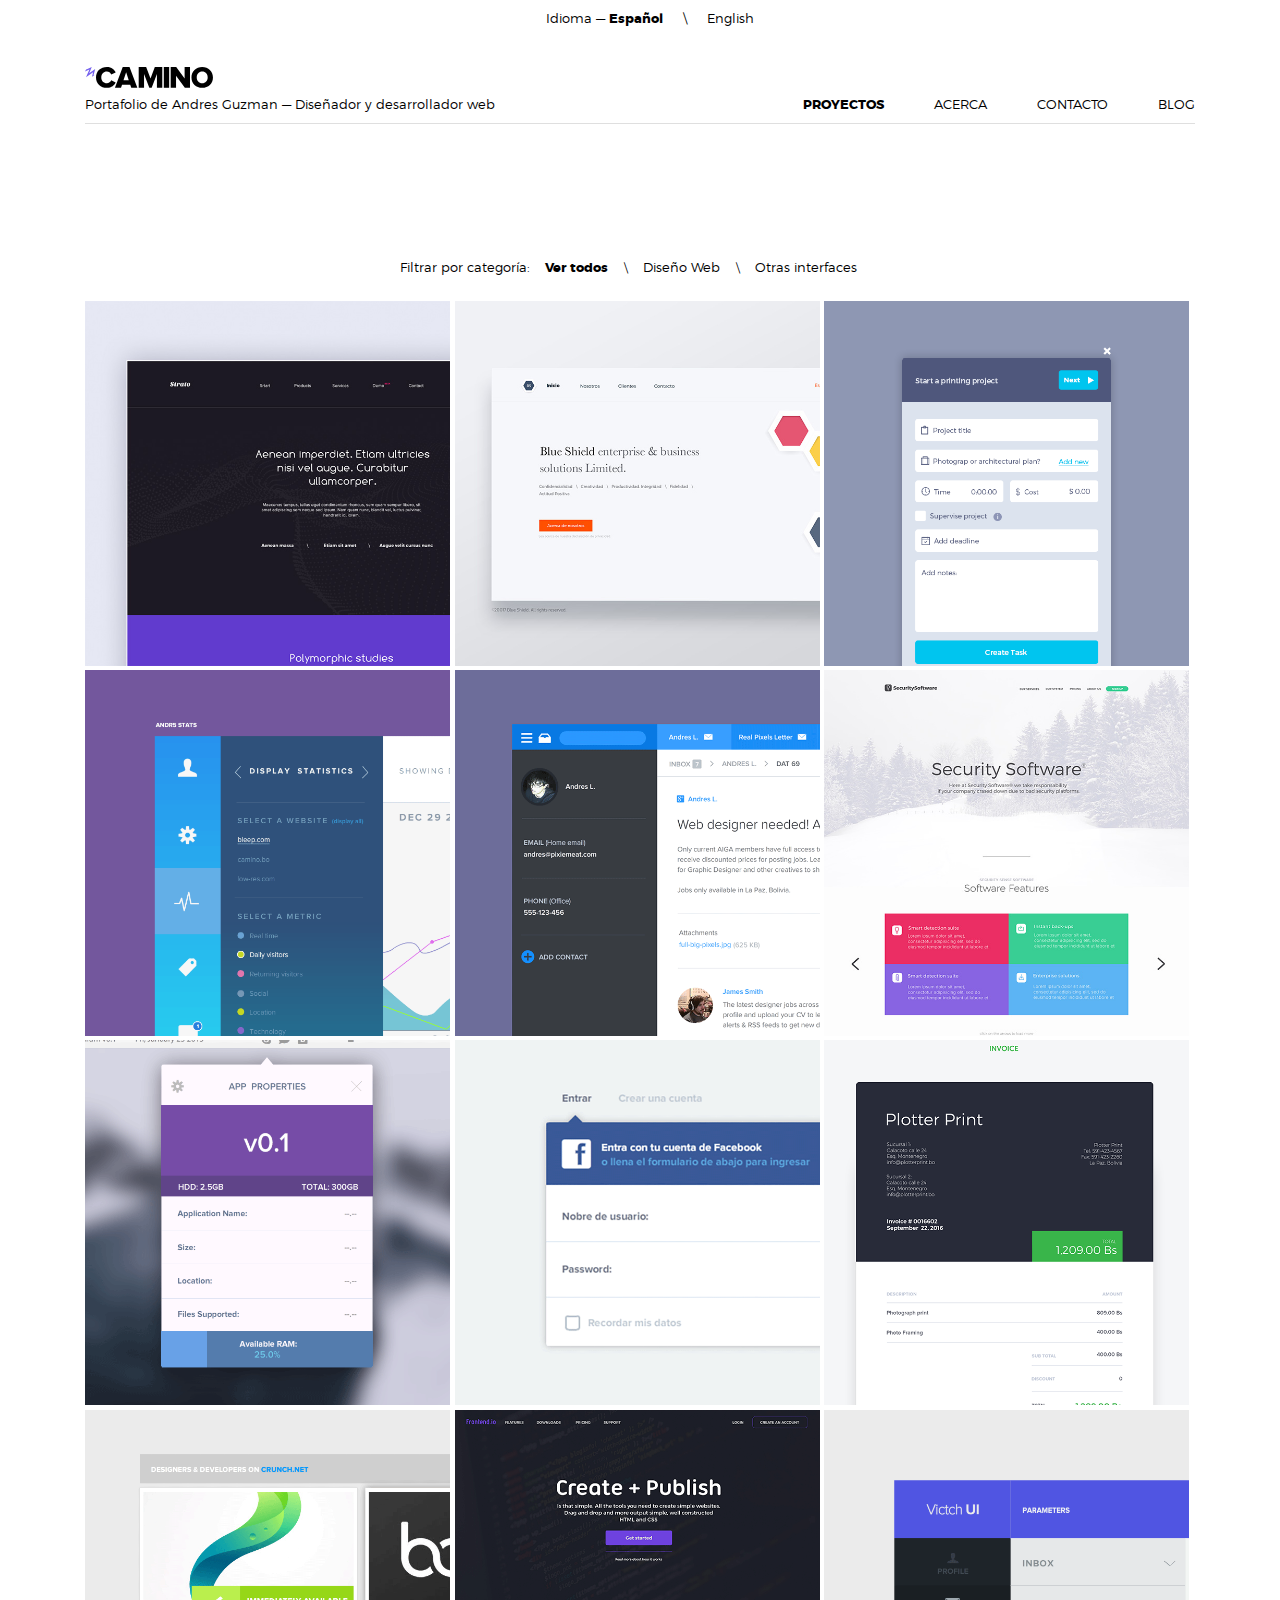
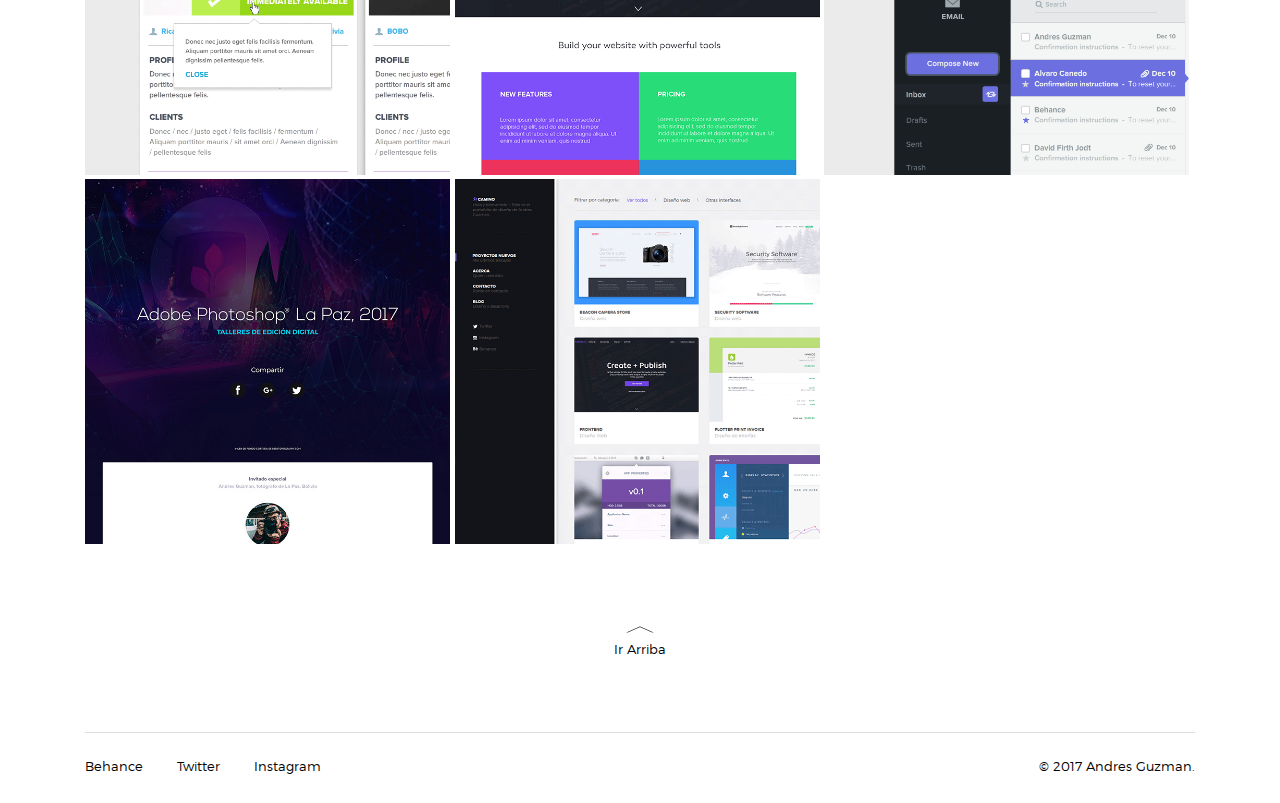
<file: index.html>
﻿<!doctype html>
<html lang="es-bo">
    <head>
        <meta charset="utf-8">
        <meta http-equiv="x-ua-compatible" content="ie=edge">
        <title>Camino — Portafolio de Andres Guzman</title>
        <meta name="description" content="Bienvenido a mi portafolio de diseño web, interfaces y desarrollo front-end.">
        <meta name="viewport" content="width=device-width, initial-scale=1">
        <link rel="stylesheet" href="css/a.css">         
        <link rel="icon" type="image/png" href="favicon.png">
        <link rel="apple-touch-icon" href="apple-touch-icon.png">        
    </head>
    <body>
        <a id="start"></a>
        <div id="main" class="m-scene">
            <div id="nav-language">
                <span class="is-visible">Idioma — </span> <span id="nav-language-active">Español</span> <span class="nav-language-sep">\</span> <a href="en/">English</a>
            </div>

            <header>
                <a href="./" id="logo">
                    <svg version="1.1" xmlns="http://www.w3.org/2000/svg" xmlns:xlink="http://www.w3.org/1999/xlink" x="0px" y="0px" viewBox="0 0 762.3 123.8" style="enable-background:new 0 0 762.3 123.8;" xml:space="preserve">
                        <path class="logo-text" d="M65.6,62.1c0-37,28-61.9,64.8-61.9c28.9,0,44.5,16.3,52.2,31.9l-26.6,12.7c-3.9-9.5-14.2-17.4-25.7-17.4 C110.8,27.5,97,42.4,97,62.1c0,19.6,13.8,34.6,33.4,34.6c11.5,0,21.7-7.9,25.7-17.4l26.6,12.6c-7.7,15.3-23.3,32.1-52.2,32.1 C93.6,124.1,65.6,98.9,65.6,62.1z" />
                        <path class="logo-text" d="M275.6,123.8l-6.1-17.8h-48.8l-6.1,17.8h-36.2L224.9,0h40.3l46.6,123.8H275.6z M245.1,31.6l-15.8,46.6h31.4L245.1,31.6z" />
                        <path class="logo-text" d="M428.5,123.8V42l-31.2,81.9h-14.1L351.8,42v81.9h-31.9V0h44.4l26,68.3L416,0h44.4v123.8H428.5z" />
                        <path class="logo-text" d="M469.5,123.8V0h31.9v123.8H469.5z" />
                        <path class="logo-text" d="M594.8,123.8l-52.4-71.7v71.7h-31.9V0h32.9l50.1,68.1V0h32.1v123.8H594.8z" />
                        <path class="logo-text" d="M634.3,61.9c0-36.4,27.5-61.9,64.1-61.9c36.6,0,63.9,25.5,63.9,61.9s-27.3,61.9-63.9,61.9 C661.8,123.8,634.3,98.3,634.3,61.9z M730.9,61.9c0-19.6-12.7-34.6-32.5-34.6c-19.7,0-32.7,15.1-32.7,34.6 c0,19.4,12.9,34.6,32.7,34.6C718.2,96.5,730.9,81.3,730.9,61.9z" />
                        <polygon class="logo-polygon" points="7.8,12 7.7,15.6 40.5,0.2 24.8,37.9 60.7,12.3 51,49.6 56.4,49.3 41.7,57.7 48.1,30.7 6,61 26.2,15.3 0,27.1 " />
                    </svg>
                </a>

                <div id="logo-caption">
                    Portafolio de Andres Guzman — Diseñador y desarrollador web
                </div>

                <nav>
                    <ul>
                        <li><span class="nav-active">Proyectos</span></li>
                        <li><a href="acerca/" title="Acerca">Acerca</a></li>
                        <li><a title="Contacto" href="contacto/">Contacto</a></li>
                        <li><a title="Blog" href="en/blog/">Blog</a></li>
                    </ul>                   
                </nav>
            </header>

            <main class="scene_element scene_element--fadein"> 
                <ul id="gallery-filter-nav">
                    <li><span class="gallery-filter-caption">Filtrar por categoría:</span></li>
                    <li class="gallery-filter-active"><a href="#" class="all">Ver todos</a></li>
                    <li><span class="gallery-filter-sep">\</span></li>
                    <li><a href="#" class="web">Diseño Web</a></li>
                    <li><span class="gallery-filter-sep">\</span></li>
                    <li><a href="#" class="ui">Otras interfaces</a></li>
                </ul>

                <ul id="gallery">
                    <li class="item web">
                        <a class="project-window" data-fancybox data-type="ajax" data-src="proyectos/strato/" href="javascript:;"><span class="project-name">Strato<span class="project-category">Diseño web</span></span><img alt="Strato" src="proyectos/strato/thumb.jpg" /></a>
                    </li>                    
                    <li class="item web">
                        <a class="project-window" data-fancybox data-type="ajax" data-src="proyectos/blue-shield/" href="javascript:;"><span class="project-name">Blue Shield<span class="project-category">Diseño web</span></span><img alt="Blue Shield" src="proyectos/blue-shield/thumb.jpg" /></a>
                    </li>                    
                    <li class="item ui">
                        <a class="project-window" data-fancybox data-type="ajax" data-src="proyectos/balance/" href="javascript:;"><span class="project-name">Balance<span class="project-category">Diseño de interfaz</span></span><img alt="Balance" src="proyectos/balance/thumb.png" /></a>
                    </li>
                    <li class="item ui">
                        <a class="project-window" data-fancybox data-type="ajax" data-src="proyectos/display-stats/" href="javascript:;"><span class="project-name">Display stats<span class="project-category">Diseño de interfaz</span></span><img alt="Display Stats" src="proyectos/display-stats/thumb.png" /></a>
                    </li>
                    <li class="item ui">
                        <a class="project-window" data-fancybox data-type="ajax" data-src="proyectos/simple-email-interface/" href="javascript:;"><span class="project-name">Simple email interface<span class="project-category">Diseño de interfaz</span></span><img alt="Simple email interface" src="proyectos/simple-email-interface/thumb.png" /></a>
                    </li>
                    <li class="item web">
                        <a class="project-window" data-fancybox data-type="ajax" data-src="proyectos/security-software-website/" href="javascript:;"><span class="project-name">Security software website<span class="project-category">Diseño web</span></span><img alt="Security software website" src="proyectos/security-software-website/thumb.jpg" /></a>
                    </li>
                    <li class="item ui">
                        <a class="project-window" data-fancybox data-type="ajax" data-src="proyectos/file-properties/" href="javascript:;"><span class="project-name">File properties<span class="project-category">Diseño de interfaz</span></span><img alt="File properties" src="proyectos/file-properties/thumb.png" /></a>
                    </li>
                    <li class="item ui">
                        <a class="project-window" data-fancybox data-type="ajax" data-src="proyectos/login-with-facebook/" href="javascript:;"><span class="project-name">Login with Facebook<span class="project-category">Diseño de interfaz</span></span><img alt="Login with facebook" src="proyectos/login-with-facebook/thumb.png" /></a>
                    </li>
                    <li class="item ui">
                        <a class="project-window" data-fancybox data-type="ajax" data-src="proyectos/print-invoice/" href="javascript:;"><span class="project-name">Print invoice<span class="project-category">Diseño de interfaz</span></span><img alt="Print Invoice" src="proyectos/print-invoice/thumb.png" /></a>
                    </li>
                    <li class="item web">
                        <a class="project-window" data-fancybox data-type="ajax" data-src="proyectos/crunch/" href="javascript:;"><span class="project-name">Crunch<span class="project-category">Diseño web</span></span><img alt="Crunch" src="proyectos/crunch/thumb.png" /></a>
                    </li>
                    <li class="item ui">
                        <a class="project-window" data-fancybox data-type="ajax" data-src="proyectos/frontend/" href="javascript:;"><span class="project-name">Frontend<span class="project-category">Diseño web</span></span><img alt="Frontend" src="proyectos/frontend/thumb.png" /></a>
                    </li>
                    <li class="item ui">
                        <a class="project-window" data-fancybox data-type="ajax" data-src="proyectos/victch-ui-email/" href="javascript:;"><span class="project-name">Victch UI email<span class="project-category">Diseño de interfaz</span></span><img alt="Victch UI email" src="proyectos/victch-ui-email/thumb.png" /></a>
                    </li>
                    <li class="item web">
                        <a class="project-window" data-fancybox data-type="ajax" data-src="proyectos/photoshop-event/" href="javascript:;"><span class="project-name">Photoshop event<span class="project-category">Diseño web</span></span><img alt="Photoshop event" src="proyectos/photoshop-event/thumb.jpg" /></a>
                    </li>
                    <li class="item web">
                        <a class="project-window" data-fancybox data-type="ajax" data-src="proyectos/camino/" href="javascript:;"><span class="project-name">Antiguo portafolio personal<span class="project-category">Diseño web</span></span><img alt="Antiguo portafolio personal" src="proyectos/camino/thumb.png" /></a>
                    </li>
                </ul>

                <a id="go-up" href="#start">                    
                    <svg version="1.1" id="Layer_1" xmlns="http://www.w3.org/2000/svg" xmlns:xlink="http://www.w3.org/1999/xlink" x="0px" y="0px" viewBox="0 0 640 254.9" style="enable-background:new 0 0 640 254.9;" xml:space="preserve">
                        <g>
                            <polyline class="icon-goup" points="9.7,196.5 320,58.5 630.3,196.5 	" />
                                <path d="M9.7,196.5c6.2-3.5,12.5-6.8,18.7-10.2l18.8-10c6.2-3.4,12.5-6.6,18.8-9.9l18.8-9.9c3.2-1.6,6.4-2.9,9.7-4.3
		                        c3.3-1.4,6.5-2.8,9.7-4.3l19.4-8.6l38.8-17.2l155.1-69L320,52l2.4,1.1l155.1,69l38.8,17.2l19.4,8.6c3.2,1.4,6.5,2.9,9.7,4.3
		                        l4.9,2.1c1.6,0.7,3.2,1.5,4.8,2.3l18.8,9.9c6.3,3.3,12.6,6.6,18.8,9.9l18.8,10c6.2,3.4,12.5,6.7,18.7,10.2
		                        c-6.7-2.3-13.4-4.7-20.1-7.1l-20-7.2c-6.7-2.4-13.3-4.9-20-7.3l-19.9-7.4c-1.7-0.6-3.3-1.3-4.9-2l-4.8-2.3
		                        c-3.2-1.5-6.5-2.9-9.7-4.3l-19.4-8.6l-38.8-17.5L317.6,63.5h4.9l-155.1,69.2l-38.8,17.4l-19.4,8.7c-3.2,1.4-6.5,2.9-9.7,4.4
		                        c-3.2,1.5-6.4,3.1-9.7,4.3l-19.9,7.4c-6.7,2.4-13.3,5-20,7.3l-20,7.2C23.1,191.8,16.4,194.2,9.7,196.5z" />
                        </g>
                    </svg>
                    Ir Arriba
                </a>

                <footer>
                    <div id="nav-social">
                        <a href="https://www.behance.net/andresguzman">Behance</a> <a href="https://twitter.com/__oily">Twitter</a> <a href="https://www.instagram.com/okcancel/">Instagram</a>
                    </div>

                    <div id="copyright">© 2017 Andres Guzman.</div>
                </footer>
            </main>
        </div>

        <script src="https://code.jquery.com/jquery-3.2.1.min.js" integrity="sha384-xBuQ/xzmlsLoJpyjoggmTEz8OWUFM0/RC5BsqQBDX2v5cMvDHcMakNTNrHIW2I5f" crossorigin="anonymous"></script>
        <script>window.jQuery || document.write('<script src="js/vendor/jquery-3.2.1.min.js"><\/script>')</script>
        <script src="js/main.js"></script>
        <script>
            window.ga=function(){ga.q.push(arguments)};ga.q=[];ga.l=+new Date;
            ga('create','UA-106378338-1','auto');ga('send','pageview')
        </script>
        <script src="https://www.google-analytics.com/analytics.js" async defer></script>
    </body>
</html>
</file>
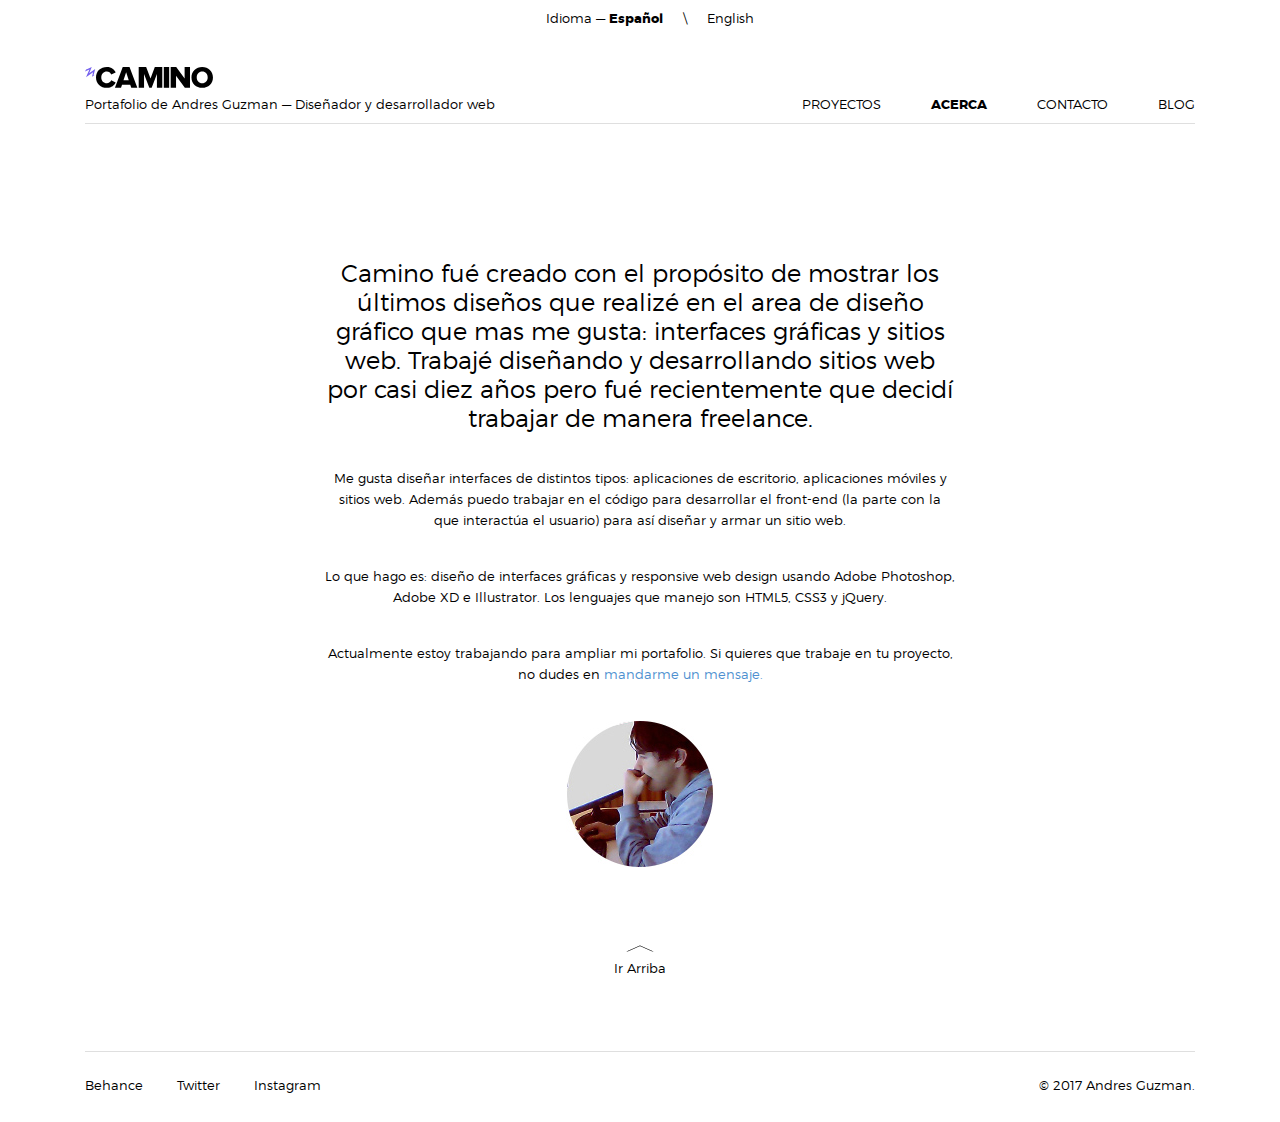
<file: acerca/index.html>
﻿<!doctype html>
<html lang="es-bo">
    <head>
        <meta charset="utf-8">
        <meta http-equiv="x-ua-compatible" content="ie=edge">
        <title>Camino — Acerca</title>
        <meta name="description" content="Un poco de informacion acerca de Camino.">
        <meta name="viewport" content="width=device-width, initial-scale=1">
        <link rel="stylesheet" href="../css/a.css">
        <link rel="icon" type="image/png" href="../favicon.png">
        <link rel="apple-touch-icon" href="../apple-touch-icon.png">        
    </head>
    <body>
        <a id="start"></a>
        <div id="main" class="m-scene">
            <div id="nav-language">
                <span class="is-visible">Idioma — </span> <span id="nav-language-active">Español</span> <span class="nav-language-sep">\</span> <a href="../en/about/">English</a>
            </div>

            <header>                                
                <a href="../" id="logo">
                    <svg version="1.1" xmlns="http://www.w3.org/2000/svg" xmlns:xlink="http://www.w3.org/1999/xlink" x="0px" y="0px" viewBox="0 0 762.3 123.8" style="enable-background:new 0 0 762.3 123.8;" xml:space="preserve">
                        <path class="logo-text" d="M65.6,62.1c0-37,28-61.9,64.8-61.9c28.9,0,44.5,16.3,52.2,31.9l-26.6,12.7c-3.9-9.5-14.2-17.4-25.7-17.4 C110.8,27.5,97,42.4,97,62.1c0,19.6,13.8,34.6,33.4,34.6c11.5,0,21.7-7.9,25.7-17.4l26.6,12.6c-7.7,15.3-23.3,32.1-52.2,32.1 C93.6,124.1,65.6,98.9,65.6,62.1z" />
                        <path class="logo-text" d="M275.6,123.8l-6.1-17.8h-48.8l-6.1,17.8h-36.2L224.9,0h40.3l46.6,123.8H275.6z M245.1,31.6l-15.8,46.6h31.4L245.1,31.6z" />
                        <path class="logo-text" d="M428.5,123.8V42l-31.2,81.9h-14.1L351.8,42v81.9h-31.9V0h44.4l26,68.3L416,0h44.4v123.8H428.5z" />
                        <path class="logo-text" d="M469.5,123.8V0h31.9v123.8H469.5z" />
                        <path class="logo-text" d="M594.8,123.8l-52.4-71.7v71.7h-31.9V0h32.9l50.1,68.1V0h32.1v123.8H594.8z" />
                        <path class="logo-text" d="M634.3,61.9c0-36.4,27.5-61.9,64.1-61.9c36.6,0,63.9,25.5,63.9,61.9s-27.3,61.9-63.9,61.9 C661.8,123.8,634.3,98.3,634.3,61.9z M730.9,61.9c0-19.6-12.7-34.6-32.5-34.6c-19.7,0-32.7,15.1-32.7,34.6 c0,19.4,12.9,34.6,32.7,34.6C718.2,96.5,730.9,81.3,730.9,61.9z" />
                        <polygon class="logo-polygon" points="7.8,12 7.7,15.6 40.5,0.2 24.8,37.9 60.7,12.3 51,49.6 56.4,49.3 41.7,57.7 48.1,30.7 6,61 26.2,15.3 0,27.1 " />
                    </svg>
                </a>

                <div id="logo-caption">
                    Portafolio de Andres Guzman — Diseñador y desarrollador web
                </div>

                <nav>
                    <ul>
                        <li><a href="../">Proyectos</a></li>
                        <li><span class="nav-active">Acerca</span></li>
                        <li><a title="Contacto" href="../contacto/">Contacto</a></li>
                        <li><a title="Blog" href="../en/blog/">Blog</a></li>
                    </ul>                   
                </nav>
            </header>            

            <main id="about" class="scene_element scene_element--fadein">
                <h1>Camino fué creado con el propósito de mostrar los últimos diseños que realizé en el area de diseño gráfico que mas me gusta: interfaces gráficas y sitios web. Trabajé diseñando y desarrollando sitios web por casi diez años pero fué recientemente que decidí trabajar de manera freelance.</h1>
                <p>Me gusta diseñar interfaces de distintos tipos: aplicaciones de escritorio, aplicaciones móviles y sitios web. Además puedo trabajar en el código para desarrollar el front-end (la parte con la que interactúa el usuario) para así diseñar y armar un sitio web.</p>
                <p>Lo que hago es: diseño de interfaces gráficas y responsive web design usando Adobe Photoshop, Adobe XD e Illustrator. Los lenguajes que manejo son HTML5, CSS3 y jQuery.</p>
                <p>Actualmente estoy trabajando para ampliar mi portafolio. Si quieres que trabaje en tu proyecto, no dudes en <a href="../contacto/">mandarme un mensaje.</a></p>
                <img alt="foto de perfil" src="../img/photo_andres_round.jpg" />

                <a id="go-up" href="#start">
                    <svg version="1.1" id="Layer_1" xmlns="http://www.w3.org/2000/svg" xmlns:xlink="http://www.w3.org/1999/xlink" x="0px" y="0px" viewBox="0 0 640 254.9" style="enable-background:new 0 0 640 254.9;" xml:space="preserve">
                        <g>
                            <polyline class="icon-goup" points="9.7,196.5 320,58.5 630.3,196.5 	" />

                            <path d="M9.7,196.5c6.2-3.5,12.5-6.8,18.7-10.2l18.8-10c6.2-3.4,12.5-6.6,18.8-9.9l18.8-9.9c3.2-1.6,6.4-2.9,9.7-4.3
                                        c3.3-1.4,6.5-2.8,9.7-4.3l19.4-8.6l38.8-17.2l155.1-69L320,52l2.4,1.1l155.1,69l38.8,17.2l19.4,8.6c3.2,1.4,6.5,2.9,9.7,4.3
                                        l4.9,2.1c1.6,0.7,3.2,1.5,4.8,2.3l18.8,9.9c6.3,3.3,12.6,6.6,18.8,9.9l18.8,10c6.2,3.4,12.5,6.7,18.7,10.2
                                        c-6.7-2.3-13.4-4.7-20.1-7.1l-20-7.2c-6.7-2.4-13.3-4.9-20-7.3l-19.9-7.4c-1.7-0.6-3.3-1.3-4.9-2l-4.8-2.3
                                        c-3.2-1.5-6.5-2.9-9.7-4.3l-19.4-8.6l-38.8-17.5L317.6,63.5h4.9l-155.1,69.2l-38.8,17.4l-19.4,8.7c-3.2,1.4-6.5,2.9-9.7,4.4
                                        c-3.2,1.5-6.4,3.1-9.7,4.3l-19.9,7.4c-6.7,2.4-13.3,5-20,7.3l-20,7.2C23.1,191.8,16.4,194.2,9.7,196.5z" />
                        </g>
                    </svg>
                    Ir Arriba
                </a>

                <footer>
                    <div id="nav-social">
                        <a href="https://www.behance.net/andresguzman">Behance</a> <a href="https://twitter.com/__oily">Twitter</a> <a href="https://www.instagram.com/okcancel/">Instagram</a>
                    </div>

                    <div id="copyright">© 2017 Andres Guzman.</div>
                </footer>
            </main>
        </div>

        <script src="https://code.jquery.com/jquery-3.2.1.min.js" integrity="sha384-xBuQ/xzmlsLoJpyjoggmTEz8OWUFM0/RC5BsqQBDX2v5cMvDHcMakNTNrHIW2I5f" crossorigin="anonymous"></script>
        <script>window.jQuery || document.write('<script src="../js/vendor/jquery-3.2.1.min.js"><\/script>')</script>
        <script src="../js/main.js"></script>
        <script>
            window.ga=function(){ga.q.push(arguments)};ga.q=[];ga.l=+new Date;
            ga('create','UA-106378338-1','auto');ga('send','pageview')
        </script>
        <script src="https://www.google-analytics.com/analytics.js" async defer></script>
    </body>
</html>
</file>
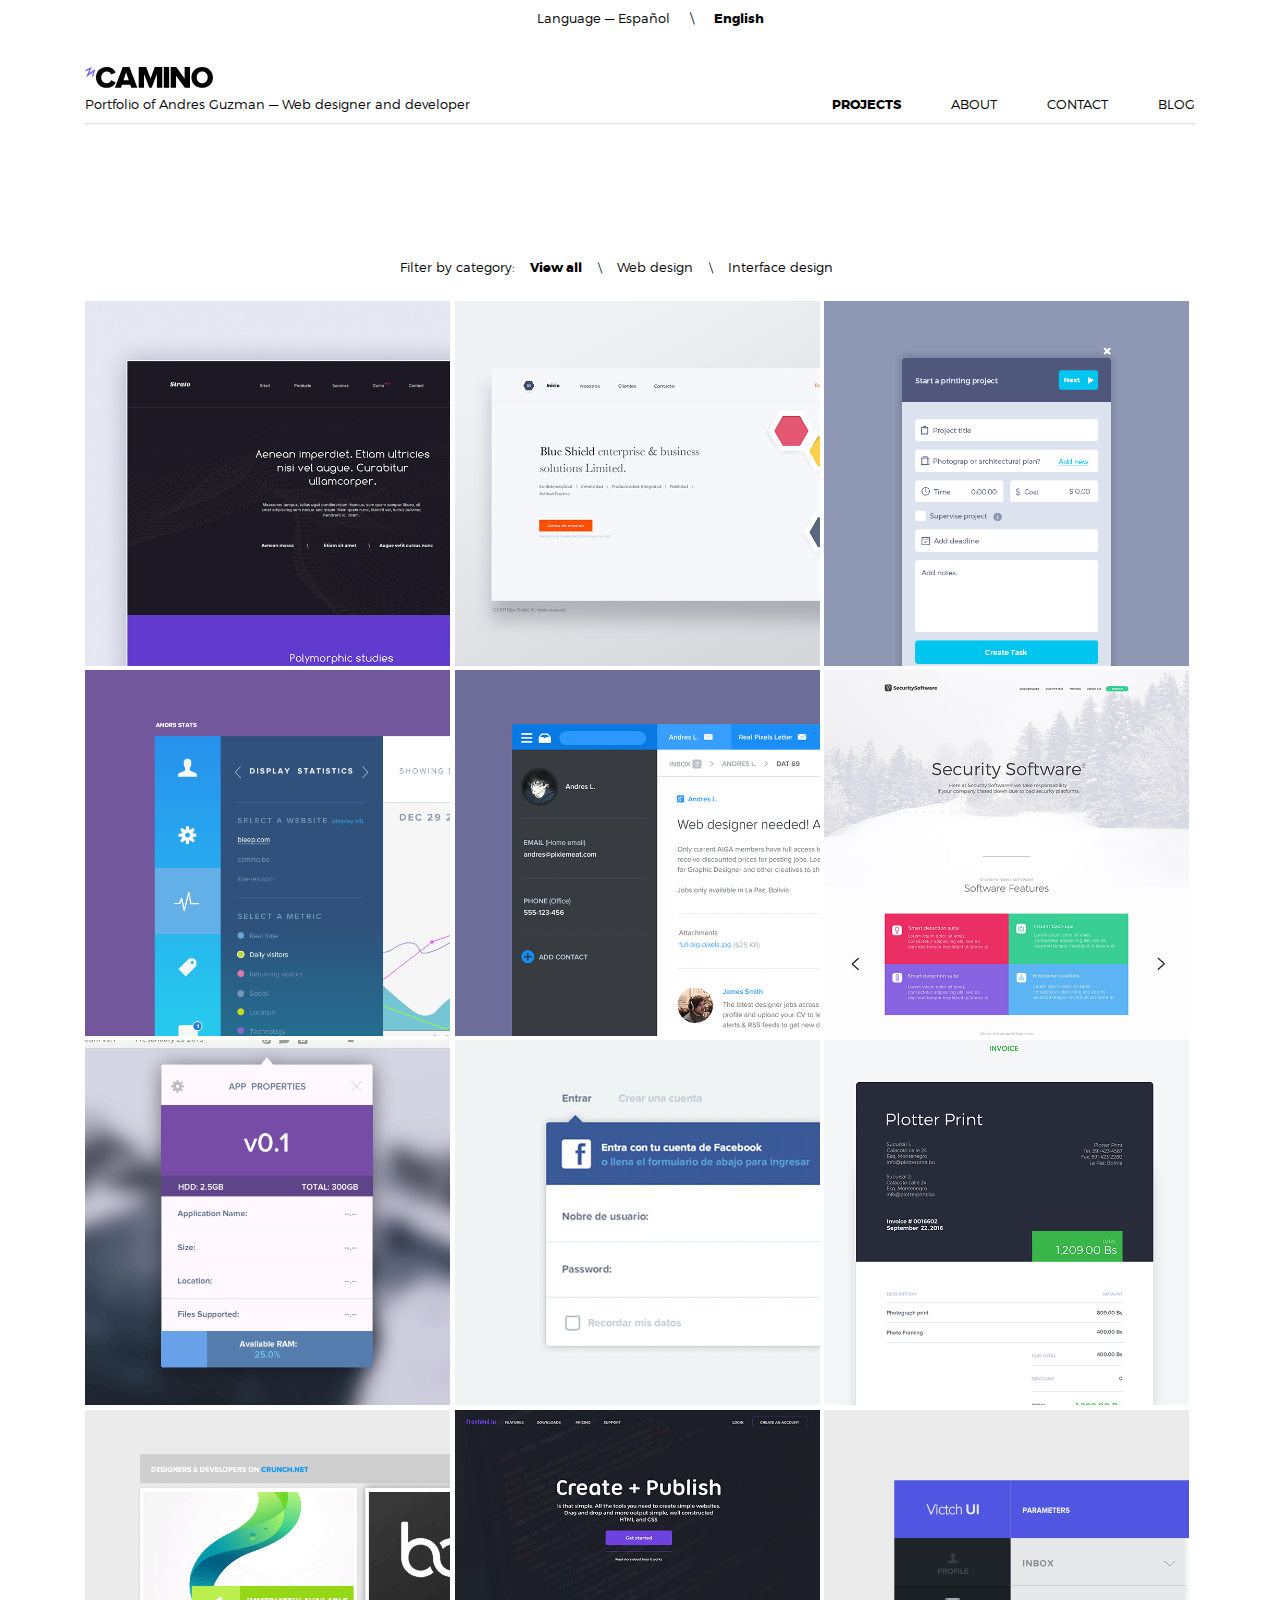
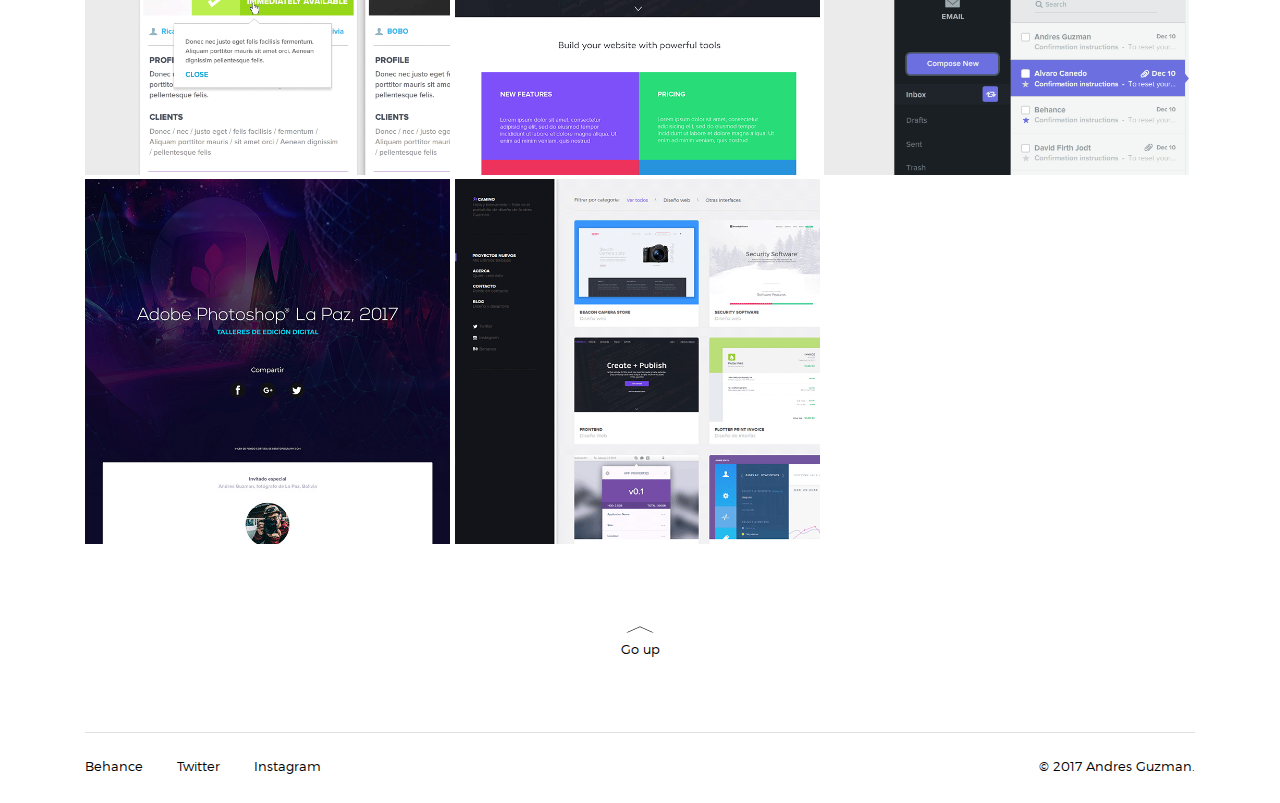
<file: en/index.html>
﻿<!doctype html>
<html lang="en-us">
    <head>
        <meta charset="utf-8">
        <meta http-equiv="x-ua-compatible" content="ie=edge">
        <title>Camino — Portfolio of Andres Guzman</title>
        <meta name="description" content="Hello and welcome to my web design and development portfolio.">
        <meta name="viewport" content="width=device-width, initial-scale=1">
        <link rel="stylesheet" href="../css/a.css">         
        <link rel="icon" type="image/png" href="../favicon.png">
        <link rel="apple-touch-icon" href="../apple-touch-icon.png">        
    </head>
    <body>
        <a id="start"></a>
        <div id="main" class="m-scene">
            <div id="nav-language">
                <span class="is-visible">Language — </span> <a href="../">Español</a> <span class="nav-language-sep">\</span> <span id="nav-language-active">English</span>
            </div>

            <header>                                
                <a href="./" id="logo">
                    <svg version="1.1" xmlns="http://www.w3.org/2000/svg" xmlns:xlink="http://www.w3.org/1999/xlink" x="0px" y="0px" viewBox="0 0 762.3 123.8" style="enable-background:new 0 0 762.3 123.8;" xml:space="preserve">
                        <path class="logo-text" d="M65.6,62.1c0-37,28-61.9,64.8-61.9c28.9,0,44.5,16.3,52.2,31.9l-26.6,12.7c-3.9-9.5-14.2-17.4-25.7-17.4 C110.8,27.5,97,42.4,97,62.1c0,19.6,13.8,34.6,33.4,34.6c11.5,0,21.7-7.9,25.7-17.4l26.6,12.6c-7.7,15.3-23.3,32.1-52.2,32.1 C93.6,124.1,65.6,98.9,65.6,62.1z" />
                        <path class="logo-text" d="M275.6,123.8l-6.1-17.8h-48.8l-6.1,17.8h-36.2L224.9,0h40.3l46.6,123.8H275.6z M245.1,31.6l-15.8,46.6h31.4L245.1,31.6z" />
                        <path class="logo-text" d="M428.5,123.8V42l-31.2,81.9h-14.1L351.8,42v81.9h-31.9V0h44.4l26,68.3L416,0h44.4v123.8H428.5z" />
                        <path class="logo-text" d="M469.5,123.8V0h31.9v123.8H469.5z" />
                        <path class="logo-text" d="M594.8,123.8l-52.4-71.7v71.7h-31.9V0h32.9l50.1,68.1V0h32.1v123.8H594.8z" />
                        <path class="logo-text" d="M634.3,61.9c0-36.4,27.5-61.9,64.1-61.9c36.6,0,63.9,25.5,63.9,61.9s-27.3,61.9-63.9,61.9 C661.8,123.8,634.3,98.3,634.3,61.9z M730.9,61.9c0-19.6-12.7-34.6-32.5-34.6c-19.7,0-32.7,15.1-32.7,34.6 c0,19.4,12.9,34.6,32.7,34.6C718.2,96.5,730.9,81.3,730.9,61.9z" />
                        <polygon class="logo-polygon" points="7.8,12 7.7,15.6 40.5,0.2 24.8,37.9 60.7,12.3 51,49.6 56.4,49.3 41.7,57.7 48.1,30.7 6,61 26.2,15.3 0,27.1 " />
                    </svg>
                </a>

                <div id="logo-caption">
                    Portfolio of Andres Guzman — Web designer and developer
                </div>

                <nav>
                    <ul>
                        <li><span class="nav-active">Projects</span></li>
                        <li><a href="about/" title="About">About</a></li>
                        <li><a href="contact/" title="Contact">Contact</a></li>
                        <li><a href="blog/" title="Blog">Blog</a></li>
                    </ul>                   
                </nav>
            </header>            

            <main class="scene_element scene_element--fadein"> 
                <ul id="gallery-filter-nav">
                    <li><span class="gallery-filter-caption">Filter by category:</span></li>
                    <li class="gallery-filter-active"><a href="#" class="all">View all</a></li>
                    <li><span class="gallery-filter-sep">\</span></li>
                    <li><a href="#" class="web">Web design</a></li>
                    <li><span class="gallery-filter-sep">\</span></li>
                    <li><a href="#" class="ui">Interface design</a></li>
                </ul>

                <ul id="gallery">   
                    <li class="item web">
                        <a class="project-window" data-fancybox data-type="ajax" data-src="projects/strato/" href="javascript:;"><span class="project-name">Strato<span class="project-category">Web design</span></span><img alt="Strato" src="../proyectos/strato/thumb.jpg" /></a>
                    </li>                    
                    <li class="item web">
                        <a class="project-window" data-fancybox data-type="ajax" data-src="projects/blue-shield/" href="javascript:;"><span class="project-name">Blue Shield<span class="project-category">Web design</span></span><img alt="Blue shield" src="../proyectos/blue-shield/thumb.jpg" /></a>
                    </li>                    
                    <li class="item ui">
                        <a class="project-window" data-fancybox data-type="ajax" data-src="projects/balance/" href="javascript:;"><span class="project-name">Balance<span class="project-category">Interface design</span></span><img alt="Balance" src="../proyectos/balance/thumb.png" /></a>
                    </li>
                    <li class="item ui">
                        <a class="project-window" data-fancybox data-type="ajax" data-src="projects/display-stats/" href="javascript:;"><span class="project-name">Display stats<span class="project-category">Interface design</span></span><img alt="Display stats" src="../proyectos/display-stats/thumb.png" /></a>
                    </li>
                    <li class="item ui">
                        <a class="project-window" data-fancybox data-type="ajax" data-src="projects/simple-email-interface/" href="javascript:;"><span class="project-name">Simple email interface<span class="project-category">Interface design</span></span><img alt="Simple email interface" src="../proyectos/simple-email-interface/thumb.png" /></a>
                    </li>
                    <li class="item web">
                        <a class="project-window" data-fancybox data-type="ajax" data-src="projects/security-software-website/" href="javascript:;"><span class="project-name">Security software website<span class="project-category">Web design</span></span><img alt="Security software website" src="../proyectos/security-software-website/thumb.jpg" /></a>
                    </li>
                    <li class="item ui">
                        <a class="project-window" data-fancybox data-type="ajax" data-src="projects/file-properties/" href="javascript:;"><span class="project-name">File properties<span class="project-category">Interface design</span></span><img alt="File properties" src="../proyectos/file-properties/thumb.png" /></a>
                    </li>
                    <li class="item ui">
                        <a class="project-window" data-fancybox data-type="ajax" data-src="projects/login-with-facebook/" href="javascript:;"><span class="project-name">Login with Facebook<span class="project-category">Interface design</span></span><img alt="Login with facebook" src="../proyectos/login-with-facebook/thumb.png" /></a>
                    </li>
                    <li class="item ui">
                        <a class="project-window" data-fancybox data-type="ajax" data-src="projects/print-invoice/" href="javascript:;"><span class="project-name">Print invoice<span class="project-category">Interface design</span></span><img alt="Print invoice" src="../proyectos/print-invoice/thumb.png" /></a>
                    </li>
                    <li class="item web">
                        <a class="project-window" data-fancybox data-type="ajax" data-src="projects/crunch/" href="javascript:;"><span class="project-name">Crunch<span class="project-category">Web design</span></span><img alt="Crunch" src="../proyectos/crunch/thumb.png" /></a>
                    </li>
                    <li class="item ui">
                        <a class="project-window" data-fancybox data-type="ajax" data-src="projects/frontend/" href="javascript:;"><span class="project-name">Frontend<span class="project-category">Web design</span></span><img alt="Frontend" src="../proyectos/frontend/thumb.png" /></a>
                    </li>
                    <li class="item ui">
                        <a class="project-window" data-fancybox data-type="ajax" data-src="projects/victch-ui-email/" href="javascript:;"><span class="project-name">Victch UI email<span class="project-category">Interface design</span></span><img alt="Victch ui email" src="../proyectos/victch-ui-email/thumb.png" /></a>
                    </li>
                    <li class="item web">
                        <a class="project-window" data-fancybox data-type="ajax" data-src="projects/photoshop-event/" href="javascript:;"><span class="project-name">Photoshop event<span class="project-category">Web design</span></span><img alt="Photoshop event" src="../proyectos/photoshop-event/thumb.jpg" /></a>
                    </li>
                    <li class="item web">
                        <a class="project-window" data-fancybox data-type="ajax" data-src="projects/camino/" href="javascript:;"><span class="project-name">Old personal portfolio<span class="project-category">Web design</span></span><img alt="Old personal portfolio" src="../proyectos/camino/thumb.png" /></a>
                    </li>
                </ul>

                <a id="go-up" href="#start">                    
                    <svg version="1.1" id="Layer_1" xmlns="http://www.w3.org/2000/svg" xmlns:xlink="http://www.w3.org/1999/xlink" x="0px" y="0px" viewBox="0 0 640 254.9" style="enable-background:new 0 0 640 254.9;" xml:space="preserve">
                        <g>
                            <polyline class="icon-goup" points="9.7,196.5 320,58.5 630.3,196.5 	" />
                                <path d="M9.7,196.5c6.2-3.5,12.5-6.8,18.7-10.2l18.8-10c6.2-3.4,12.5-6.6,18.8-9.9l18.8-9.9c3.2-1.6,6.4-2.9,9.7-4.3
		                        c3.3-1.4,6.5-2.8,9.7-4.3l19.4-8.6l38.8-17.2l155.1-69L320,52l2.4,1.1l155.1,69l38.8,17.2l19.4,8.6c3.2,1.4,6.5,2.9,9.7,4.3
		                        l4.9,2.1c1.6,0.7,3.2,1.5,4.8,2.3l18.8,9.9c6.3,3.3,12.6,6.6,18.8,9.9l18.8,10c6.2,3.4,12.5,6.7,18.7,10.2
		                        c-6.7-2.3-13.4-4.7-20.1-7.1l-20-7.2c-6.7-2.4-13.3-4.9-20-7.3l-19.9-7.4c-1.7-0.6-3.3-1.3-4.9-2l-4.8-2.3
		                        c-3.2-1.5-6.5-2.9-9.7-4.3l-19.4-8.6l-38.8-17.5L317.6,63.5h4.9l-155.1,69.2l-38.8,17.4l-19.4,8.7c-3.2,1.4-6.5,2.9-9.7,4.4
		                        c-3.2,1.5-6.4,3.1-9.7,4.3l-19.9,7.4c-6.7,2.4-13.3,5-20,7.3l-20,7.2C23.1,191.8,16.4,194.2,9.7,196.5z" />
                        </g>
                    </svg>
                    Go up
                </a>

                <footer>
                    <div id="nav-social">
                        <a href="https://www.behance.net/andresguzman">Behance</a> <a href="https://twitter.com/__oily">Twitter</a> <a href="https://www.instagram.com/okcancel/">Instagram</a>
                    </div>

                    <div id="copyright">© 2017 Andres Guzman.</div>
                </footer>
            </main>
        </div>
            
        <script src="https://code.jquery.com/jquery-3.2.1.min.js" integrity="sha384-xBuQ/xzmlsLoJpyjoggmTEz8OWUFM0/RC5BsqQBDX2v5cMvDHcMakNTNrHIW2I5f" crossorigin="anonymous"></script>
        <script>window.jQuery || document.write('<script src="../js/vendor/jquery-3.2.1.min.js"><\/script>')</script>
        <script src="../js/main.js"></script>
        <script>
            window.ga=function(){ga.q.push(arguments)};ga.q=[];ga.l=+new Date;
            ga('create','UA-106378338-1','auto');ga('send','pageview')
        </script>
        <script src="https://www.google-analytics.com/analytics.js" async defer></script>
    </body>
</html>
</file>
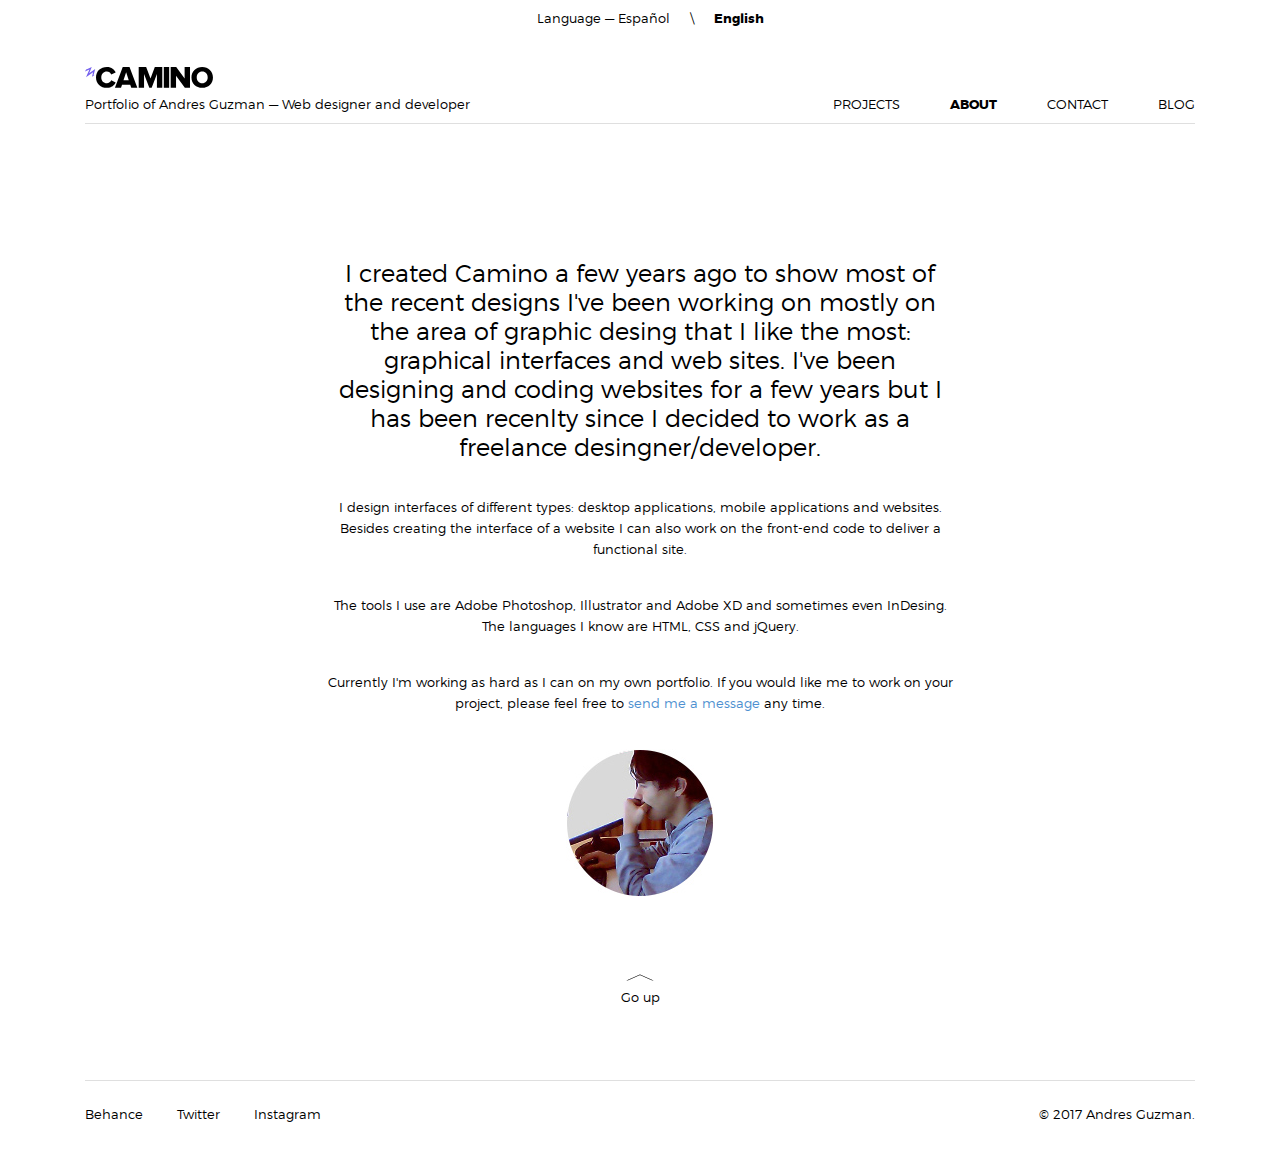
<file: en/about/index.html>
﻿<!doctype html>
<html lang="en-us">
    <head>
        <meta charset="utf-8">
        <meta http-equiv="x-ua-compatible" content="ie=edge">
        <title>Camino — About</title>
        <meta name="description" content="Here is a little info about me and Camino.">
        <meta name="viewport" content="width=device-width, initial-scale=1">
        <link rel="stylesheet" href="../../css/a.css">
        <link rel="icon" type="image/png" href="../../favicon.png">
        <link rel="apple-touch-icon" href="../../apple-touch-icon.png">        
    </head>
    <body>
        <a id="start"></a>
        <div id="main" class="m-scene">
            <div id="nav-language">
                <span class="is-visible">Language — </span> <a href="../../acerca/">Español</a> <span class="nav-language-sep">\</span> <span id="nav-language-active">English</span>
            </div>

            <header>                                
                <a href="../" id="logo">
                    <svg version="1.1" xmlns="http://www.w3.org/2000/svg" xmlns:xlink="http://www.w3.org/1999/xlink" x="0px" y="0px" viewBox="0 0 762.3 123.8" style="enable-background:new 0 0 762.3 123.8;" xml:space="preserve">
                        <path class="logo-text" d="M65.6,62.1c0-37,28-61.9,64.8-61.9c28.9,0,44.5,16.3,52.2,31.9l-26.6,12.7c-3.9-9.5-14.2-17.4-25.7-17.4 C110.8,27.5,97,42.4,97,62.1c0,19.6,13.8,34.6,33.4,34.6c11.5,0,21.7-7.9,25.7-17.4l26.6,12.6c-7.7,15.3-23.3,32.1-52.2,32.1 C93.6,124.1,65.6,98.9,65.6,62.1z" />
                        <path class="logo-text" d="M275.6,123.8l-6.1-17.8h-48.8l-6.1,17.8h-36.2L224.9,0h40.3l46.6,123.8H275.6z M245.1,31.6l-15.8,46.6h31.4L245.1,31.6z" />
                        <path class="logo-text" d="M428.5,123.8V42l-31.2,81.9h-14.1L351.8,42v81.9h-31.9V0h44.4l26,68.3L416,0h44.4v123.8H428.5z" />
                        <path class="logo-text" d="M469.5,123.8V0h31.9v123.8H469.5z" />
                        <path class="logo-text" d="M594.8,123.8l-52.4-71.7v71.7h-31.9V0h32.9l50.1,68.1V0h32.1v123.8H594.8z" />
                        <path class="logo-text" d="M634.3,61.9c0-36.4,27.5-61.9,64.1-61.9c36.6,0,63.9,25.5,63.9,61.9s-27.3,61.9-63.9,61.9 C661.8,123.8,634.3,98.3,634.3,61.9z M730.9,61.9c0-19.6-12.7-34.6-32.5-34.6c-19.7,0-32.7,15.1-32.7,34.6 c0,19.4,12.9,34.6,32.7,34.6C718.2,96.5,730.9,81.3,730.9,61.9z" />
                        <polygon class="logo-polygon" points="7.8,12 7.7,15.6 40.5,0.2 24.8,37.9 60.7,12.3 51,49.6 56.4,49.3 41.7,57.7 48.1,30.7 6,61 26.2,15.3 0,27.1 " />
                    </svg>
                </a>

                <div id="logo-caption">
                    Portfolio of Andres Guzman — Web designer and developer
                </div>

                <nav>
                    <ul>
                        <li><a href="../">Projects</a></li>
                        <li><span class="nav-active">About</span></li>
                        <li><a href="../contact/">Contact</a></li>
                        <li><a href="../blog/" title="Blog">Blog</a></li>
                    </ul>                   
                </nav>
            </header>            

            <main id="about" class="scene_element scene_element--fadein">
                <h1>I created Camino a few years ago to show most of the recent designs I've been working on  mostly on the area of graphic desing that I like the most: graphical interfaces and web sites. I've been designing and coding websites for a few years but I has been recenlty since I decided to work as a freelance desingner/developer.</h1>
                <p>I design interfaces of different types: desktop applications, mobile applications and websites. Besides creating the interface of a website I can also work on the front-end code to deliver a functional site.</p>
                <p>The tools I use are Adobe Photoshop, Illustrator and Adobe XD and sometimes even InDesing. The languages I know are HTML, CSS and jQuery.</p>
                <p>Currently I'm working as hard as I can on my own portfolio. If you would like me to work on your project, please feel free to <a href="../contact/">send me a message</a> any time.</p>
                <img alt="profile picture" src="../../img/photo_andres_round.jpg" />

                <a id="go-up" href="#start">
                    <svg version="1.1" id="Layer_1" xmlns="http://www.w3.org/2000/svg" xmlns:xlink="http://www.w3.org/1999/xlink" x="0px" y="0px" viewBox="0 0 640 254.9" style="enable-background:new 0 0 640 254.9;" xml:space="preserve">
                    <g>
                    <polyline class="icon-goup" points="9.7,196.5 320,58.5 630.3,196.5 	" />

                    <path d="M9.7,196.5c6.2-3.5,12.5-6.8,18.7-10.2l18.8-10c6.2-3.4,12.5-6.6,18.8-9.9l18.8-9.9c3.2-1.6,6.4-2.9,9.7-4.3
		                        c3.3-1.4,6.5-2.8,9.7-4.3l19.4-8.6l38.8-17.2l155.1-69L320,52l2.4,1.1l155.1,69l38.8,17.2l19.4,8.6c3.2,1.4,6.5,2.9,9.7,4.3
		                        l4.9,2.1c1.6,0.7,3.2,1.5,4.8,2.3l18.8,9.9c6.3,3.3,12.6,6.6,18.8,9.9l18.8,10c6.2,3.4,12.5,6.7,18.7,10.2
		                        c-6.7-2.3-13.4-4.7-20.1-7.1l-20-7.2c-6.7-2.4-13.3-4.9-20-7.3l-19.9-7.4c-1.7-0.6-3.3-1.3-4.9-2l-4.8-2.3
		                        c-3.2-1.5-6.5-2.9-9.7-4.3l-19.4-8.6l-38.8-17.5L317.6,63.5h4.9l-155.1,69.2l-38.8,17.4l-19.4,8.7c-3.2,1.4-6.5,2.9-9.7,4.4
		                        c-3.2,1.5-6.4,3.1-9.7,4.3l-19.9,7.4c-6.7,2.4-13.3,5-20,7.3l-20,7.2C23.1,191.8,16.4,194.2,9.7,196.5z" />

                        </g>
                    </svg>
                    Go up
                </a>

                <footer>
                    <div id="nav-social">
                        <a href="https://www.behance.net/andresguzman">Behance</a> <a href="https://twitter.com/__oily">Twitter</a> <a href="https://www.instagram.com/okcancel/">Instagram</a>
                    </div>

                    <div id="copyright">© 2017 Andres Guzman.</div>
                </footer>
            </main>
        </div>

        <script src="https://code.jquery.com/jquery-3.2.1.min.js" integrity="sha384-xBuQ/xzmlsLoJpyjoggmTEz8OWUFM0/RC5BsqQBDX2v5cMvDHcMakNTNrHIW2I5f" crossorigin="anonymous"></script>
        <script>window.jQuery || document.write('<script src="../../js/vendor/jquery-3.2.1.min.js"><\/script>')</script>
        <script src="../../js/main.js"></script>
        <script>
            window.ga=function(){ga.q.push(arguments)};ga.q=[];ga.l=+new Date;
            ga('create','UA-106378338-1','auto');ga('send','pageview')
        </script>
        <script src="https://www.google-analytics.com/analytics.js" async defer></script>
    </body>
</html>
</file>
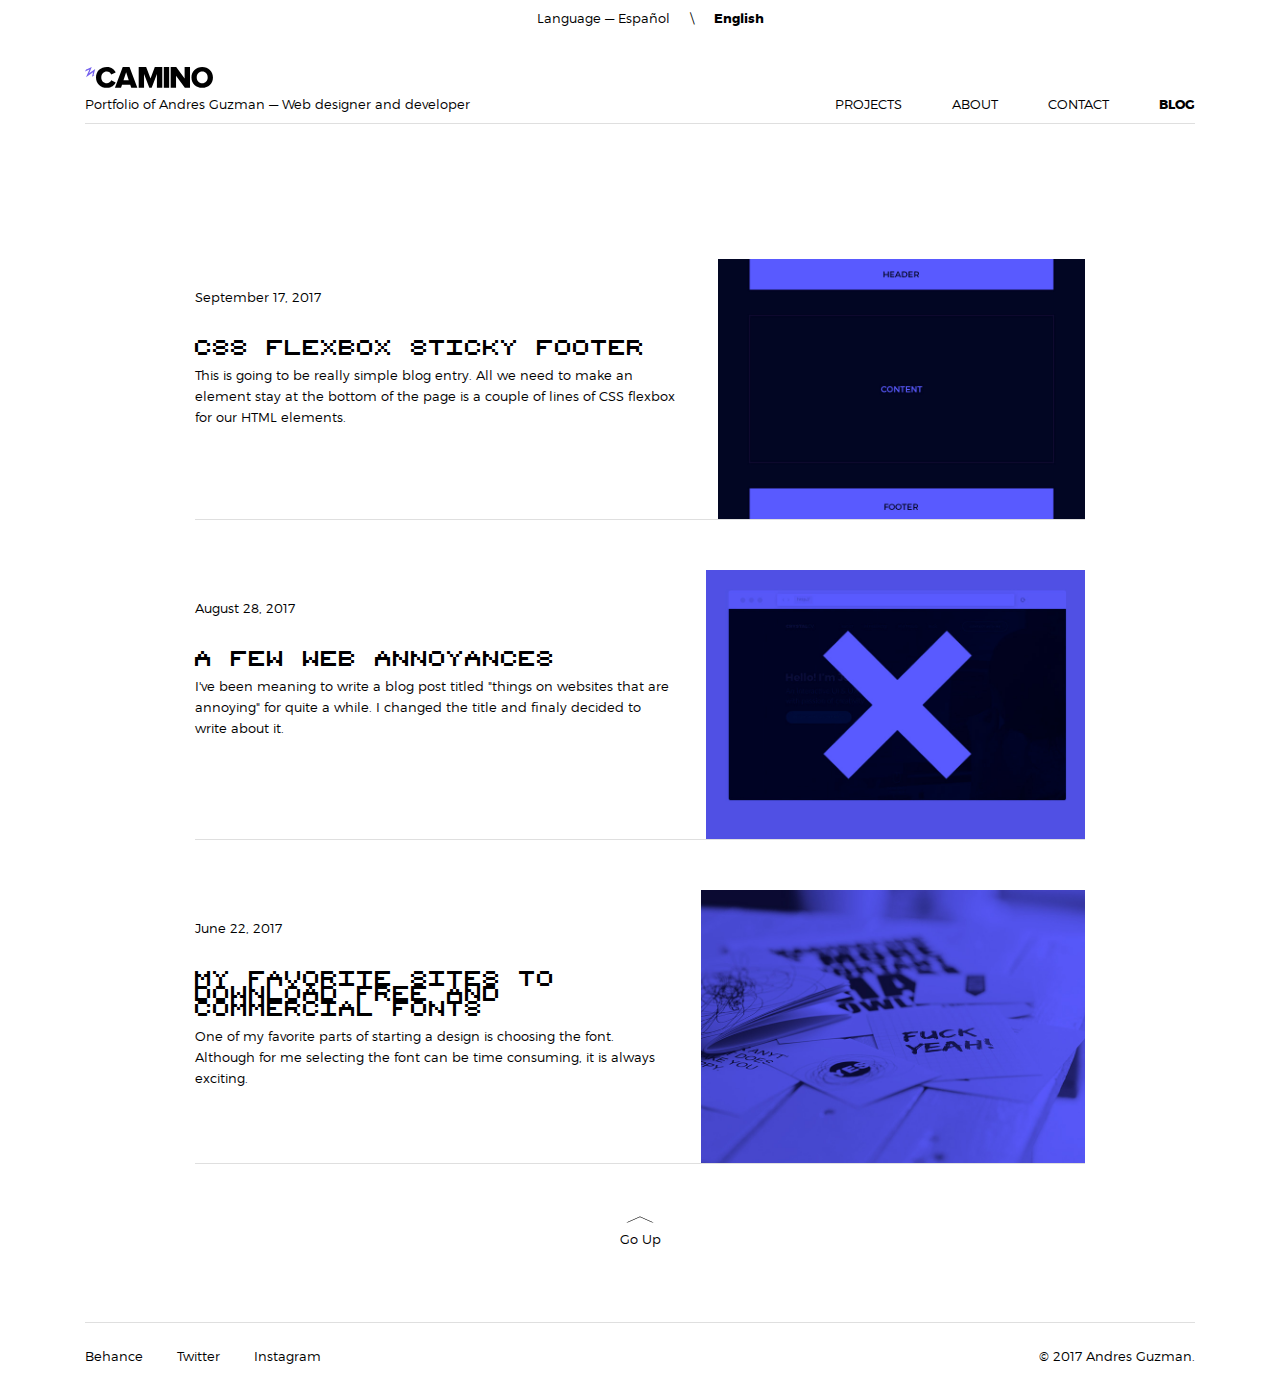
<file: en/blog/index.html>
﻿<!doctype html>
<html lang="en-us">
    <head>
        <meta charset="utf-8">
        <meta http-equiv="x-ua-compatible" content="ie=edge">
        <title>Camino — Blog</title>
        <meta name="description" content="This is my web desing and development blog. Please come and enjoy.">
        <meta name="viewport" content="width=device-width, initial-scale=1">
        <link rel="stylesheet" href="../../css/a.css">
        <link rel="icon" type="image/png" href="../../favicon.png">
        <link rel="apple-touch-icon" href="../../apple-touch-icon.png">        
    </head>
    <body>
        <a id="start"></a>
        <div id="main" class="m-scene">
            <div id="nav-language">
                <span class="is-visible">Language — </span> <a href="../../">Español</a> <span class="nav-language-sep">\</span> <span id="nav-language-active">English</span>
            </div>

            <header>                                
                <a href="../" id="logo">
                    <svg version="1.1" xmlns="http://www.w3.org/2000/svg" xmlns:xlink="http://www.w3.org/1999/xlink" x="0px" y="0px" viewBox="0 0 762.3 123.8" style="enable-background:new 0 0 762.3 123.8;" xml:space="preserve">
                        <path class="logo-text" d="M65.6,62.1c0-37,28-61.9,64.8-61.9c28.9,0,44.5,16.3,52.2,31.9l-26.6,12.7c-3.9-9.5-14.2-17.4-25.7-17.4 C110.8,27.5,97,42.4,97,62.1c0,19.6,13.8,34.6,33.4,34.6c11.5,0,21.7-7.9,25.7-17.4l26.6,12.6c-7.7,15.3-23.3,32.1-52.2,32.1 C93.6,124.1,65.6,98.9,65.6,62.1z" />
                        <path class="logo-text" d="M275.6,123.8l-6.1-17.8h-48.8l-6.1,17.8h-36.2L224.9,0h40.3l46.6,123.8H275.6z M245.1,31.6l-15.8,46.6h31.4L245.1,31.6z" />
                        <path class="logo-text" d="M428.5,123.8V42l-31.2,81.9h-14.1L351.8,42v81.9h-31.9V0h44.4l26,68.3L416,0h44.4v123.8H428.5z" />
                        <path class="logo-text" d="M469.5,123.8V0h31.9v123.8H469.5z" />
                        <path class="logo-text" d="M594.8,123.8l-52.4-71.7v71.7h-31.9V0h32.9l50.1,68.1V0h32.1v123.8H594.8z" />
                        <path class="logo-text" d="M634.3,61.9c0-36.4,27.5-61.9,64.1-61.9c36.6,0,63.9,25.5,63.9,61.9s-27.3,61.9-63.9,61.9 C661.8,123.8,634.3,98.3,634.3,61.9z M730.9,61.9c0-19.6-12.7-34.6-32.5-34.6c-19.7,0-32.7,15.1-32.7,34.6 c0,19.4,12.9,34.6,32.7,34.6C718.2,96.5,730.9,81.3,730.9,61.9z" />
                        <polygon class="logo-polygon" points="7.8,12 7.7,15.6 40.5,0.2 24.8,37.9 60.7,12.3 51,49.6 56.4,49.3 41.7,57.7 48.1,30.7 6,61 26.2,15.3 0,27.1 " />
                    </svg>
                </a>

                <div id="logo-caption">
                    Portfolio of Andres Guzman — Web designer and developer
                </div>

                <nav>
                    <ul>
                        <li><a href="../" title="Projects">Projects</a></li>
                        <li><a href="../about/" title="About">About</a></li>
                        <li><a href="../contact/" title="Contact">Contact</a></li>
                        <li><span class="nav-active">Blog</span></li>
                    </ul>                   
                </nav>
            </header>            

            <main id="blog" class="scene_element scene_element--fadein">
                <article>
                    <a class="blog-entry-link" href="css-flexbox-sticky-footer/">
                        <div class="blog-entry-content">
                            <div class="blog-entry-date">September 17, 2017</div>
                            <h3>CSS Flexbox sticky footer</h3>                            
                            <p class="blog-entry-preview">This is going to be really simple blog entry. All we need to make an element stay at the bottom of the page is a couple of lines of CSS flexbox for our HTML elements.</p>
                        </div>

                        <div class="blog-entry-image">
                            <img alt="CSS flexbox sticky footer" src="css-flexbox-sticky-footer/thumb.jpg">
                        </div>                                                
                    </a>
                </article>

                <article>
                    <a class="blog-entry-link" href="a-few-web-annoyances/">
                        <div class="blog-entry-content">
                            <div class="blog-entry-date">August 28, 2017</div>
                            <h3>A few web annoyances</h3>                            
                            <p class="blog-entry-preview">I've been meaning to write a blog post titled "things on websites that are annoying" for quite a while. I changed the title and finaly decided to write about it.</p>
                        </div>

                        <div class="blog-entry-image">
                            <img alt="Web annoyances" src="a-few-web-annoyances/thumb.jpg">
                        </div>                                            
                    </a>
                </article>

                <article>
                    <a class="blog-entry-link" href="my-favorite-sites-to-download-free-and-commercial-fonts/">
                        <div class="blog-entry-content">
                            <div class="blog-entry-date">June 22, 2017</div>
                            <h3>My favorite sites to download free and commercial fonts</h3>                            
                            <p class="blog-entry-preview">One of my favorite parts of starting a design is choosing the font. Although for me selecting the font can be time consuming, it is always exciting.</p>
                        </div>

                        <div class="blog-entry-image">
                            <img alt="Free and commercial fonts" src="my-favorite-sites-to-download-free-and-commercial-fonts/thumb.jpg">
                        </div>                                                
                    </a>
                </article>

                <a id="go-up" href="#start">
                    <svg version="1.1" id="Layer_1" xmlns="http://www.w3.org/2000/svg" xmlns:xlink="http://www.w3.org/1999/xlink" x="0px" y="0px" viewBox="0 0 640 254.9" style="enable-background:new 0 0 640 254.9;" xml:space="preserve">
                        <g>
                            <polyline class="icon-goup" points="9.7,196.5 320,58.5 630.3,196.5 	" />
                            <path d="M9.7,196.5c6.2-3.5,12.5-6.8,18.7-10.2l18.8-10c6.2-3.4,12.5-6.6,18.8-9.9l18.8-9.9c3.2-1.6,6.4-2.9,9.7-4.3
                                            c3.3-1.4,6.5-2.8,9.7-4.3l19.4-8.6l38.8-17.2l155.1-69L320,52l2.4,1.1l155.1,69l38.8,17.2l19.4,8.6c3.2,1.4,6.5,2.9,9.7,4.3
                                            l4.9,2.1c1.6,0.7,3.2,1.5,4.8,2.3l18.8,9.9c6.3,3.3,12.6,6.6,18.8,9.9l18.8,10c6.2,3.4,12.5,6.7,18.7,10.2
                                            c-6.7-2.3-13.4-4.7-20.1-7.1l-20-7.2c-6.7-2.4-13.3-4.9-20-7.3l-19.9-7.4c-1.7-0.6-3.3-1.3-4.9-2l-4.8-2.3
                                            c-3.2-1.5-6.5-2.9-9.7-4.3l-19.4-8.6l-38.8-17.5L317.6,63.5h4.9l-155.1,69.2l-38.8,17.4l-19.4,8.7c-3.2,1.4-6.5,2.9-9.7,4.4
                                            c-3.2,1.5-6.4,3.1-9.7,4.3l-19.9,7.4c-6.7,2.4-13.3,5-20,7.3l-20,7.2C23.1,191.8,16.4,194.2,9.7,196.5z" />
                        </g>
                    </svg>
                    Go Up
                </a>

                <footer>
                    <div id="nav-social">
                        <a href="https://www.behance.net/andresguzman">Behance</a> <a href="https://twitter.com/__oily">Twitter</a> <a href="https://www.instagram.com/okcancel/">Instagram</a>
                    </div>

                    <div id="copyright">© 2017 Andres Guzman.</div>
                </footer>
            </main>
        </div>

        <script src="https://code.jquery.com/jquery-3.2.1.min.js" integrity="sha384-xBuQ/xzmlsLoJpyjoggmTEz8OWUFM0/RC5BsqQBDX2v5cMvDHcMakNTNrHIW2I5f" crossorigin="anonymous"></script>
        <script>window.jQuery || document.write('<script src="../../js/vendor/jquery-3.2.1.min.js"><\/script>')</script>
        <script src="../../js/main.js"></script>
        <script>
            window.ga=function(){ga.q.push(arguments)};ga.q=[];ga.l=+new Date;
            ga('create','UA-106378338-1','auto');ga('send','pageview')
        </script>
        <script src="https://www.google-analytics.com/analytics.js" async defer></script>
    </body>
</html>
</file>
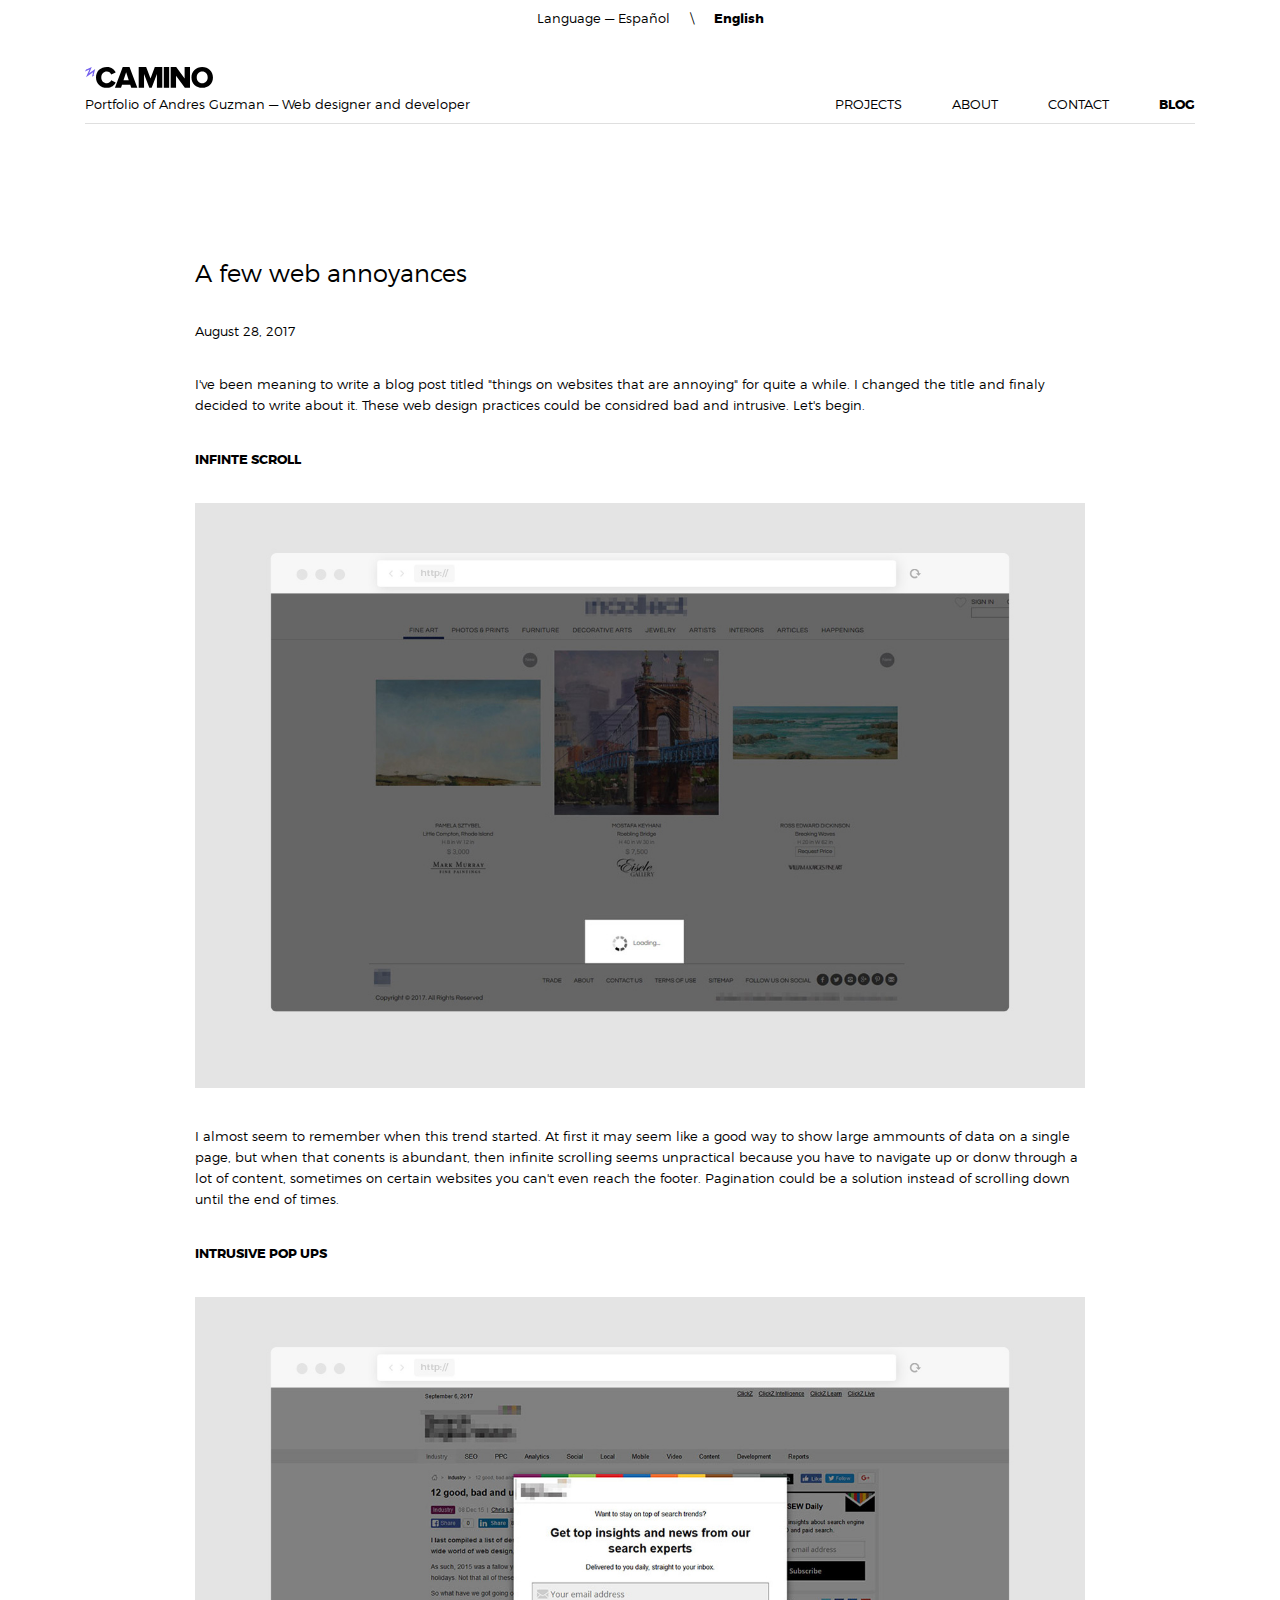
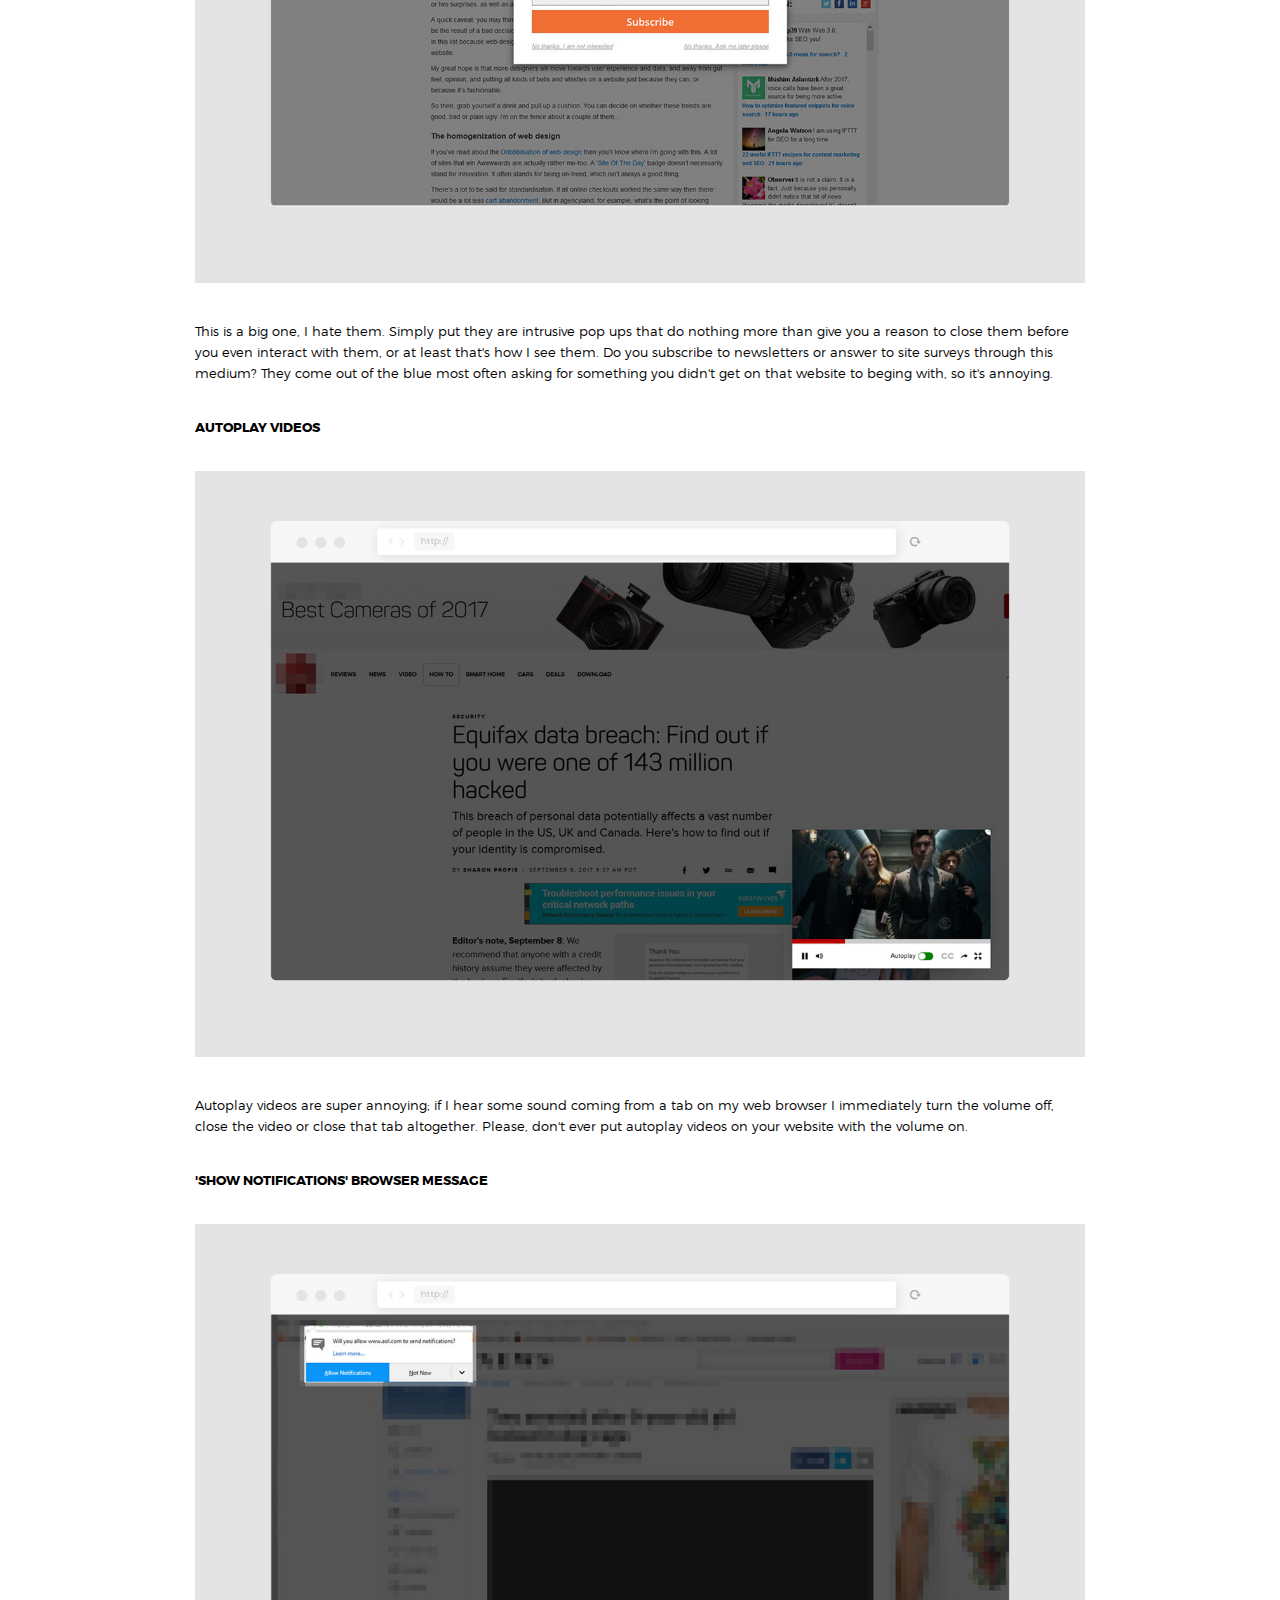
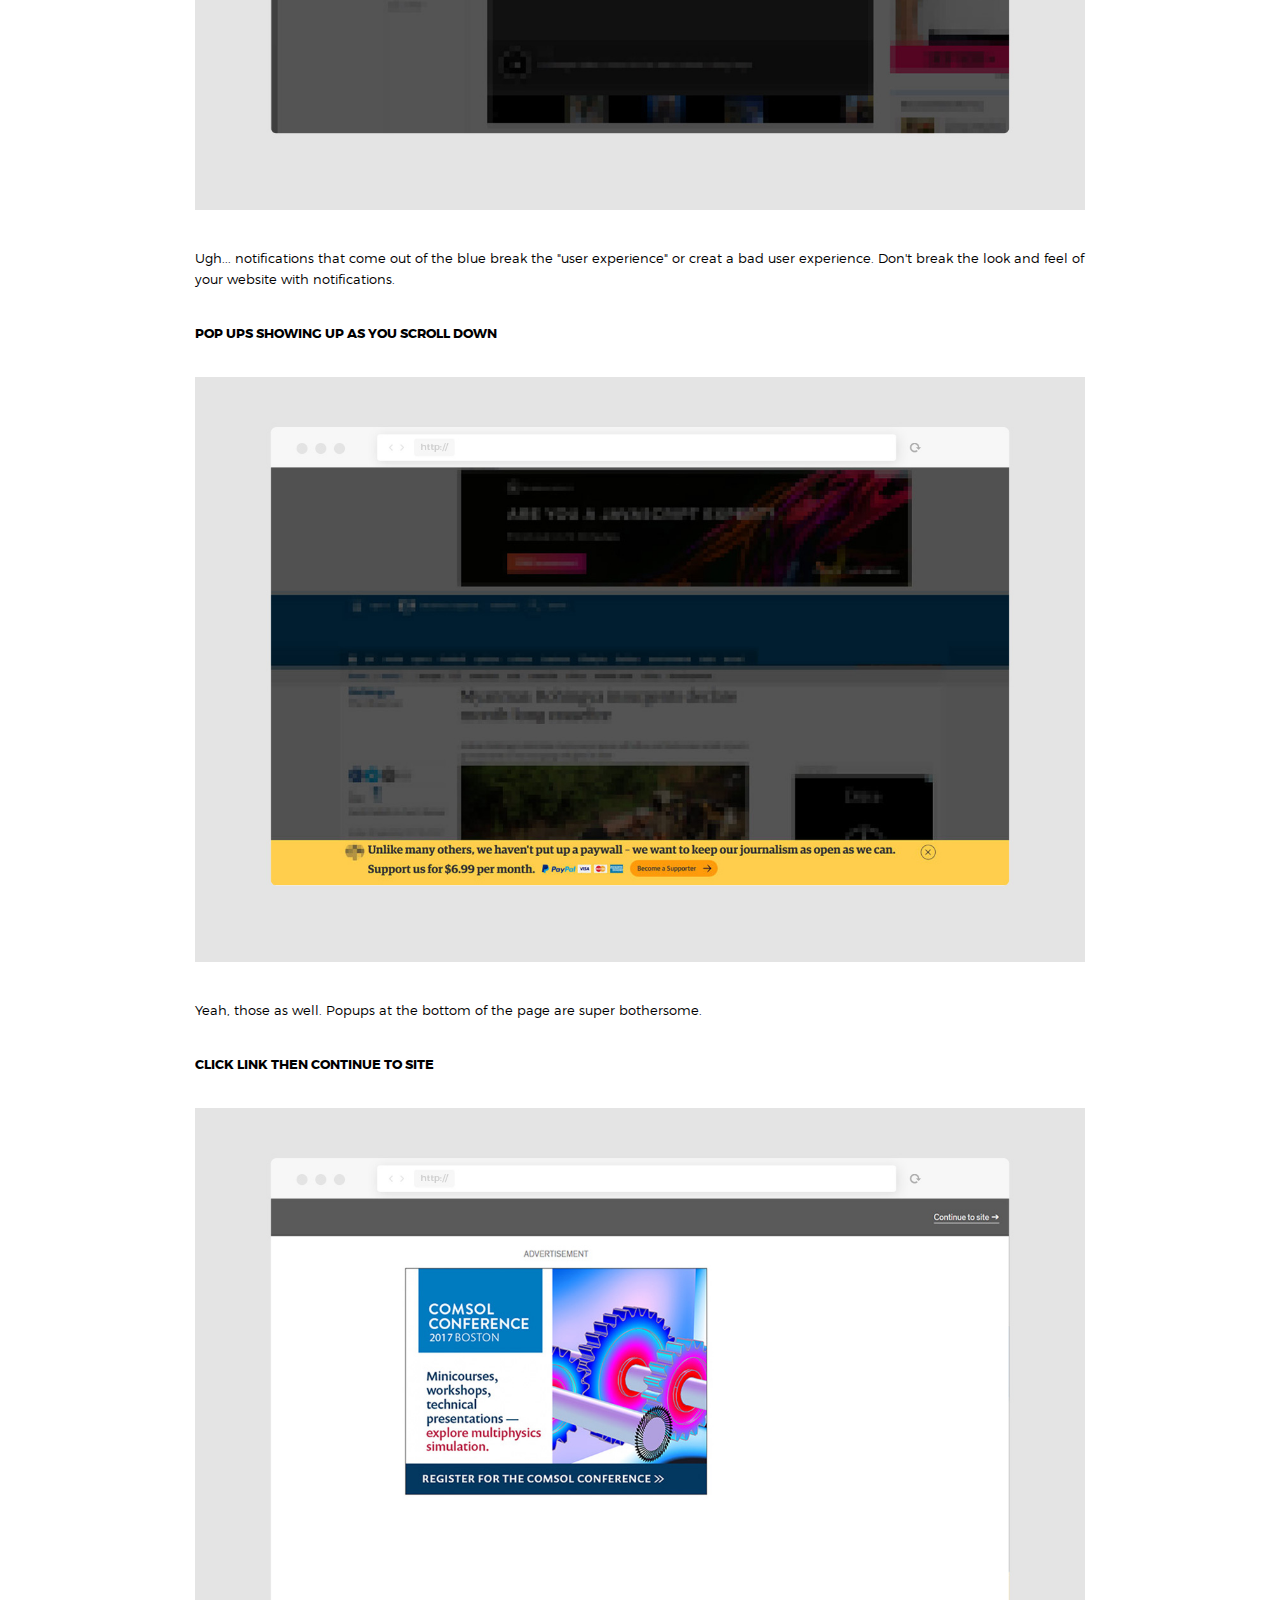
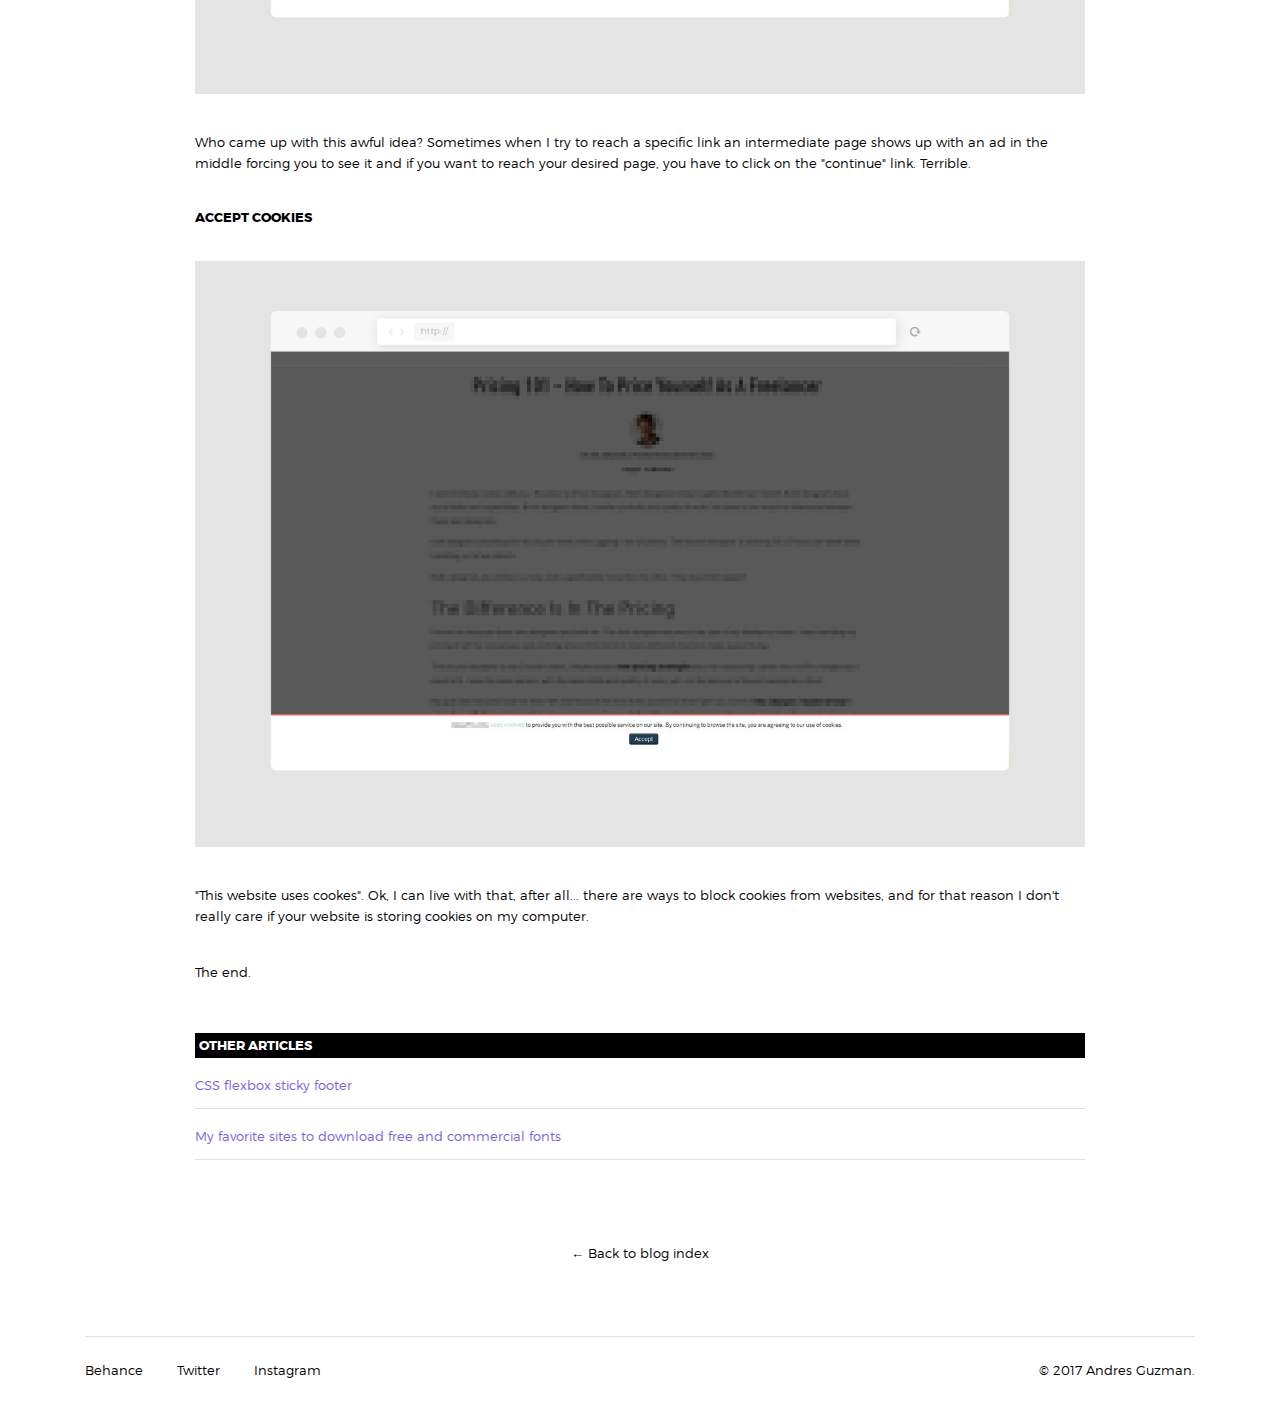
<file: en/blog/a-few-web-annoyances/index.html>
﻿<!doctype html>
<html lang="en-us">
    <head>
        <meta charset="utf-8">
        <meta http-equiv="x-ua-compatible" content="ie=edge">
        <title>Camino — A few web annoyances</title>
        <meta name="description" content="Here is medium-short list of things that are very annoying in a websites.">
        <meta name="viewport" content="width=device-width, initial-scale=1">
        <link rel="stylesheet" href="../../../css/a.css">
        <link rel="icon" type="image/png" href="../../../favicon.png">
        <link rel="apple-touch-icon" href="../../../apple-touch-icon.png">        
    </head>
    <body>
        <a id="start"></a>
        <div id="main" class="m-scene">
            <div id="nav-language">
                <span class="is-visible">Language — </span> <a href="../../../">Español</a> <span class="nav-language-sep">\</span> <span id="nav-language-active">English</span>
            </div>

            <header>                                
                <a href="../../" id="logo">
                    <svg version="1.1" xmlns="http://www.w3.org/2000/svg" xmlns:xlink="http://www.w3.org/1999/xlink" x="0px" y="0px" viewBox="0 0 762.3 123.8" style="enable-background:new 0 0 762.3 123.8;" xml:space="preserve">
                        <path class="logo-text" d="M65.6,62.1c0-37,28-61.9,64.8-61.9c28.9,0,44.5,16.3,52.2,31.9l-26.6,12.7c-3.9-9.5-14.2-17.4-25.7-17.4 C110.8,27.5,97,42.4,97,62.1c0,19.6,13.8,34.6,33.4,34.6c11.5,0,21.7-7.9,25.7-17.4l26.6,12.6c-7.7,15.3-23.3,32.1-52.2,32.1 C93.6,124.1,65.6,98.9,65.6,62.1z" />
                        <path class="logo-text" d="M275.6,123.8l-6.1-17.8h-48.8l-6.1,17.8h-36.2L224.9,0h40.3l46.6,123.8H275.6z M245.1,31.6l-15.8,46.6h31.4L245.1,31.6z" />
                        <path class="logo-text" d="M428.5,123.8V42l-31.2,81.9h-14.1L351.8,42v81.9h-31.9V0h44.4l26,68.3L416,0h44.4v123.8H428.5z" />
                        <path class="logo-text" d="M469.5,123.8V0h31.9v123.8H469.5z" />
                        <path class="logo-text" d="M594.8,123.8l-52.4-71.7v71.7h-31.9V0h32.9l50.1,68.1V0h32.1v123.8H594.8z" />
                        <path class="logo-text" d="M634.3,61.9c0-36.4,27.5-61.9,64.1-61.9c36.6,0,63.9,25.5,63.9,61.9s-27.3,61.9-63.9,61.9 C661.8,123.8,634.3,98.3,634.3,61.9z M730.9,61.9c0-19.6-12.7-34.6-32.5-34.6c-19.7,0-32.7,15.1-32.7,34.6 c0,19.4,12.9,34.6,32.7,34.6C718.2,96.5,730.9,81.3,730.9,61.9z" />
                        <polygon class="logo-polygon" points="7.8,12 7.7,15.6 40.5,0.2 24.8,37.9 60.7,12.3 51,49.6 56.4,49.3 41.7,57.7 48.1,30.7 6,61 26.2,15.3 0,27.1 " />
                    </svg>
                </a>

                <div id="logo-caption">
                    Portfolio of Andres Guzman — Web designer and developer
                </div>

                <nav>
                    <ul>
                        <li><a href="../../" title="Projects">Projects</a></li>
                        <li><a href="../../about/" title="About">About</a></li>
                        <li><a href="../../contact/" title="Contact">Contact</a></li>
                        <li><span class="nav-active">Blog</span></li>
                    </ul>                   
                </nav>
            </header>            

            <main id="blog" class="scene_element scene_element--fadein">

                <article class="blog-entry">
                    <h1>A few web annoyances</h1>
                    <div class="blog-entry-date">August 28, 2017</div>
                    <p>I've been meaning to write a blog post titled "things on websites that are annoying" for quite a while. I changed the title and finaly decided to write about it. These web design practices could be considred bad and intrusive. Let's begin.</p>
                    <h4>Infinte scroll</h4>
                    <img alt="Infinite scroll" src="infinite-scroll.jpg" />
                    <p>I almost seem to remember when this trend started. At first it may seem like a good way to show large ammounts of data on a single page, but when that conents is abundant, then infinite scrolling seems unpractical because you have to navigate up or donw through a lot of content, sometimes on certain websites you can't even reach the footer. Pagination could be a solution instead of scrolling down until the end of times.</p>
                    <h4>Intrusive pop ups</h4>
                    <img alt="Popup" src="popup-newsletter.jpg" />
                    <p>This is a big one, I hate them. Simply put they are intrusive pop ups that do nothing more than give you a reason to close them before you even interact with them, or at least that's how I see them. Do you subscribe to newsletters or answer to site surveys through this medium? They come out of the blue most often asking for something you didn't get on that website to beging with, so it's annoying.</p>
                    <h4>Autoplay videos</h4>
                    <img alt="Autoplay" src="autoplay.jpg" />
                    <p>Autoplay videos are super annoying; if I hear some sound coming from a tab on my web browser I immediately turn the volume off, close the video or close that tab altogether. Please, don't ever put autoplay videos on your website with the volume on.</p>
                    <h4>'Show notifications' browser message</h4>
                    <img alt="Notifications" src="notifications.jpg" />
                    <p>Ugh... notifications that come out of the blue break the "user experience" or creat a bad user experience. Don't break the look and feel of your website with notifications.</p>
                    <h4>Pop ups showing up as you scroll down</h4>
                    <img alt="Bottom popups" src="bottom-popups.jpg" />
                    <p>Yeah, those as well. Popups at the bottom of the page are super bothersome.</p>
                    <h4>Click link then continue to site</h4>
                    <img alt="Continue to website" src="continue.jpg" />
                    <p>Who came up with this awful idea? Sometimes when I try to reach a specific link an intermediate page shows up with an ad in the middle forcing you to see it and if you want to reach your desired page, you have to click on the "continue" link. Terrible.</p>
                    <h4>Accept cookies</h4>
                    <img alt="Cookies" src="cookies.jpg" />
                    <p>"This website uses cookes". Ok, I can live with that, after all... there are ways to block cookies from websites, and for that reason I don't really care if your website is storing cookies on my computer.</p>
                    <p>The end.</p> 
                </article>

                <div id="blog-entry-footer">
                    <ul>
                        <li><h4>Other articles</h4></li>
                        <li><a href="../css-flexbox-sticky-footer/">CSS flexbox sticky footer</a></li>
                        <li><a href="../my-favorite-sites-to-download-free-and-commercial-fonts/">My favorite sites to download free and commercial fonts</a></li>
                    </ul>

                    <a class="article-go-back" href="../">← Back to blog index</a>
                </div>

                <footer>
                    <div id="nav-social">
                        <a href="https://www.behance.net/andresguzman">Behance</a> <a href="https://twitter.com/__oily">Twitter</a> <a href="https://www.instagram.com/okcancel/">Instagram</a>
                    </div>

                    <div id="copyright">© 2017 Andres Guzman.</div>
                </footer>
            </main>
        </div>

        <script src="https://code.jquery.com/jquery-3.2.1.min.js" integrity="sha384-xBuQ/xzmlsLoJpyjoggmTEz8OWUFM0/RC5BsqQBDX2v5cMvDHcMakNTNrHIW2I5f" crossorigin="anonymous"></script>
        <script>window.jQuery || document.write('<script src="../../../js/vendor/jquery-3.2.1.min.js"><\/script>')</script>
        <script src="../../../js/main.js"></script>
        <script>
            window.ga=function(){ga.q.push(arguments)};ga.q=[];ga.l=+new Date;
            ga('create','UA-106378338-1','auto');ga('send','pageview')
        </script>
        <script src="https://www.google-analytics.com/analytics.js" async defer></script>
    </body>
</html>
</file>
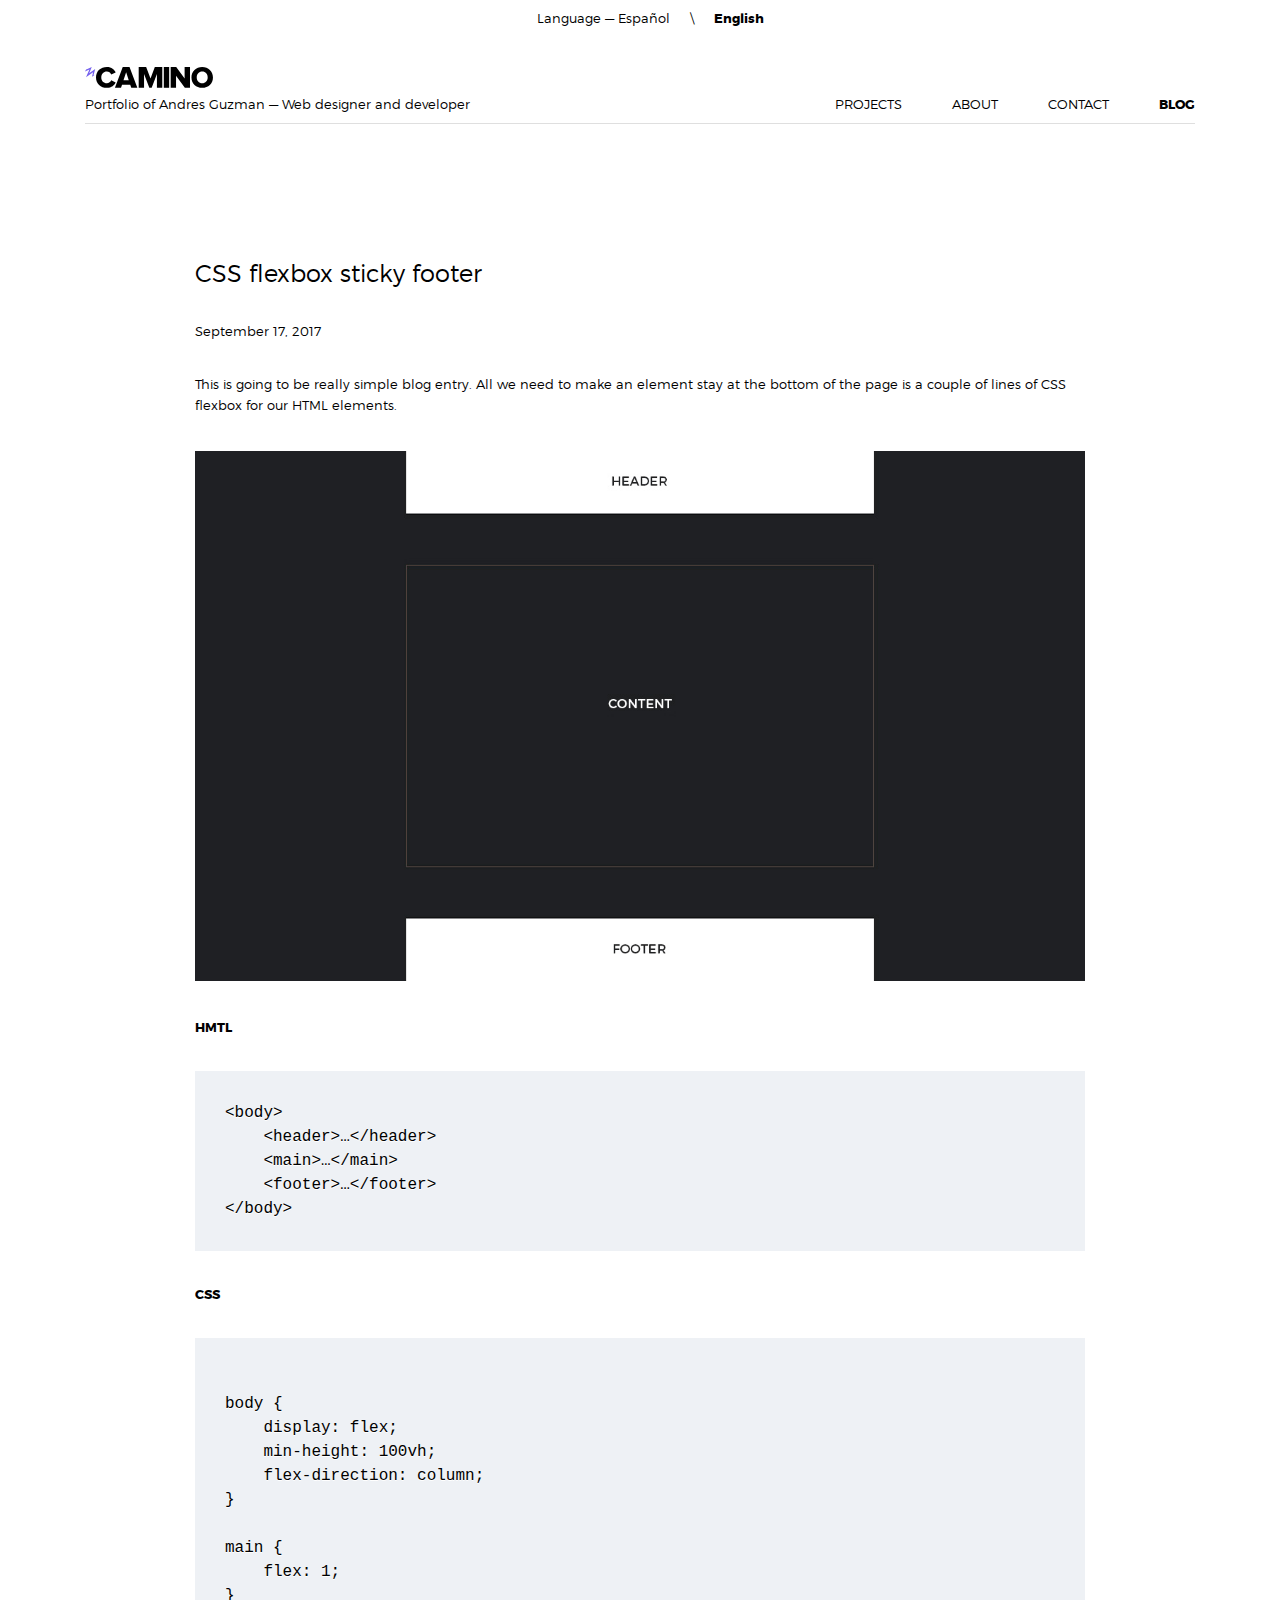
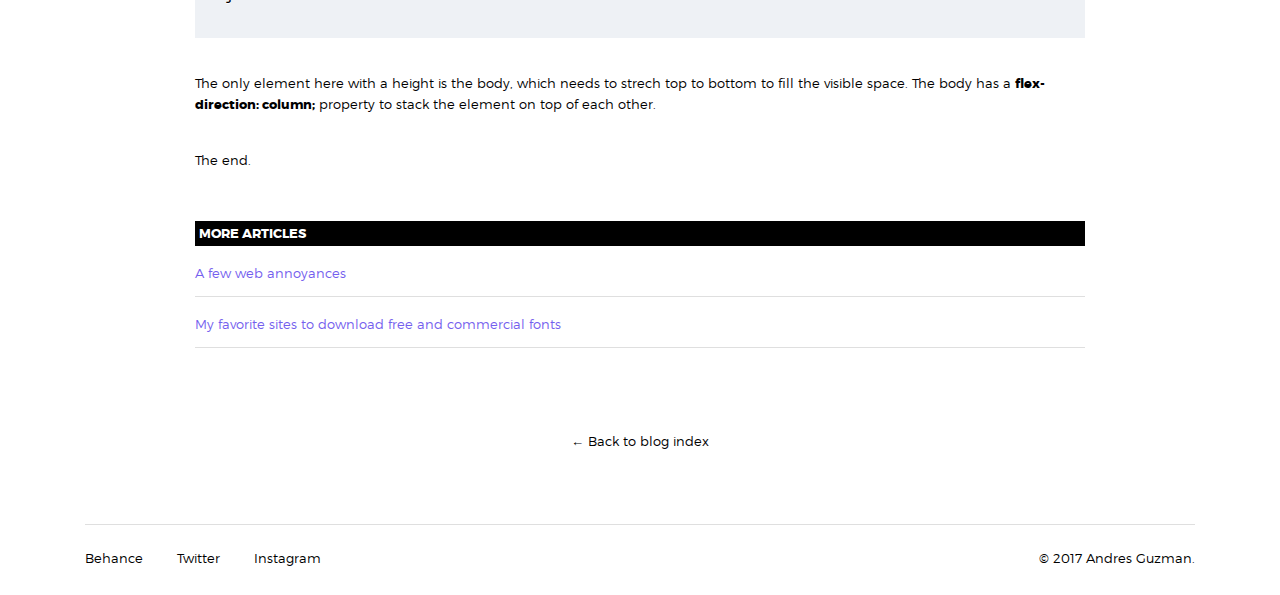
<file: en/blog/css-flexbox-sticky-footer/index.html>
﻿<!doctype html>
<html lang="en-us">
    <head>
        <meta charset="utf-8">
        <meta http-equiv="x-ua-compatible" content="ie=edge">
        <title>Camino — CSS flexbox sticky footer</title>
        <meta name="description" content="How to use CSS flexbox to stick the footer at the bottom of any page.">
        <meta name="viewport" content="width=device-width, initial-scale=1">
        <link rel="stylesheet" href="../../../css/a.css">
        <link rel="icon" type="image/png" href="../../../favicon.png">
        <link rel="apple-touch-icon" href="../../../apple-touch-icon.png">        
    </head>
    <body>
        <a id="start"></a>
        <div id="main" class="m-scene">
            <div id="nav-language">
                <span class="is-visible">Language — </span> <a href="../../../">Español</a> <span class="nav-language-sep">\</span> <span id="nav-language-active">English</span>
            </div>

            <header>                                
                <a href="../../" id="logo">
                    <svg version="1.1" xmlns="http://www.w3.org/2000/svg" xmlns:xlink="http://www.w3.org/1999/xlink" x="0px" y="0px" viewBox="0 0 762.3 123.8" style="enable-background:new 0 0 762.3 123.8;" xml:space="preserve">
                        <path class="logo-text" d="M65.6,62.1c0-37,28-61.9,64.8-61.9c28.9,0,44.5,16.3,52.2,31.9l-26.6,12.7c-3.9-9.5-14.2-17.4-25.7-17.4 C110.8,27.5,97,42.4,97,62.1c0,19.6,13.8,34.6,33.4,34.6c11.5,0,21.7-7.9,25.7-17.4l26.6,12.6c-7.7,15.3-23.3,32.1-52.2,32.1 C93.6,124.1,65.6,98.9,65.6,62.1z" />
                        <path class="logo-text" d="M275.6,123.8l-6.1-17.8h-48.8l-6.1,17.8h-36.2L224.9,0h40.3l46.6,123.8H275.6z M245.1,31.6l-15.8,46.6h31.4L245.1,31.6z" />
                        <path class="logo-text" d="M428.5,123.8V42l-31.2,81.9h-14.1L351.8,42v81.9h-31.9V0h44.4l26,68.3L416,0h44.4v123.8H428.5z" />
                        <path class="logo-text" d="M469.5,123.8V0h31.9v123.8H469.5z" />
                        <path class="logo-text" d="M594.8,123.8l-52.4-71.7v71.7h-31.9V0h32.9l50.1,68.1V0h32.1v123.8H594.8z" />
                        <path class="logo-text" d="M634.3,61.9c0-36.4,27.5-61.9,64.1-61.9c36.6,0,63.9,25.5,63.9,61.9s-27.3,61.9-63.9,61.9 C661.8,123.8,634.3,98.3,634.3,61.9z M730.9,61.9c0-19.6-12.7-34.6-32.5-34.6c-19.7,0-32.7,15.1-32.7,34.6 c0,19.4,12.9,34.6,32.7,34.6C718.2,96.5,730.9,81.3,730.9,61.9z" />
                        <polygon class="logo-polygon" points="7.8,12 7.7,15.6 40.5,0.2 24.8,37.9 60.7,12.3 51,49.6 56.4,49.3 41.7,57.7 48.1,30.7 6,61 26.2,15.3 0,27.1 " />
                    </svg>
                </a>

                <div id="logo-caption">
                    Portfolio of Andres Guzman — Web designer and developer
                </div>

                <nav>
                    <ul>
                        <li><a href="../../" title="Projects">Projects</a></li>
                        <li><a href="../../about/" title="About">About</a></li>
                        <li><a href="../../contact/" title="Contact">Contact</a></li>
                        <li><span class="nav-active">Blog</span></li>
                    </ul>                   
                </nav>
            </header>            

            <main id="blog" class="scene_element scene_element--fadein">

                <article class="blog-entry">
                    <h1>CSS flexbox sticky footer</h1>
                    <div class="blog-entry-date">September 17, 2017</div>                    
                    <p>This is going to be really simple blog entry. All we need to make an element stay at the bottom of the page is a couple of lines of CSS flexbox for our HTML elements.</p>                    
                    <img alt="Sticky footer" src="sticky-footer.jpg" />
                    <h4>HMTL</h4>
                    <pre><code class="language-markup">&lt;body>
    &lt;header>…&lt;/header>
    &lt;main>…&lt;/main>
    &lt;footer>…&lt;/footer>
&lt;/body></code></pre>

<h4>CSS</h4>
<pre><code class="language-css">
body {
    display: flex;
    min-height: 100vh;
    flex-direction: column;
}

main {
    flex: 1;
}
</code></pre>
                    <p>The only element here with a height is the body, which needs to strech top to bottom to fill the visible space. The body has a <code class="inline-code">flex-direction: column;</code> property to stack the element on top of each other.</p>
                    <p>The end.</p>
                </article>

                <div id="blog-entry-footer">
                    <ul>
                        <li><h4>More articles</h4></li>
                        <li><a href="../a-few-web-annoyances/">A few web annoyances</a></li>
                        <li><a href="../my-favorite-sites-to-download-free-and-commercial-fonts/">My favorite sites to download free and commercial fonts</a></li>
                    </ul>

                    <a class="article-go-back" href="../">← Back to blog index</a>
                </div>

                <footer>
                    <div id="nav-social">
                        <a href="https://www.behance.net/andresguzman">Behance</a> <a href="https://twitter.com/__oily">Twitter</a> <a href="https://www.instagram.com/okcancel/">Instagram</a>
                    </div>

                    <div id="copyright">© 2017 Andres Guzman.</div>
                </footer>
            </main>
        </div>
 
        <script src="https://code.jquery.com/jquery-3.2.1.min.js" integrity="sha384-xBuQ/xzmlsLoJpyjoggmTEz8OWUFM0/RC5BsqQBDX2v5cMvDHcMakNTNrHIW2I5f" crossorigin="anonymous"></script>
        <script>window.jQuery || document.write('<script src="../../../js/vendor/jquery-3.2.1.min.js"><\/script>')</script>
        <script src="../../../js/main.js"></script>
        <script>
            window.ga=function(){ga.q.push(arguments)};ga.q=[];ga.l=+new Date;
            ga('create','UA-106378338-1','auto');ga('send','pageview')
        </script>
        <script src="https://www.google-analytics.com/analytics.js" async defer></script>
    </body>
</html>
</file>
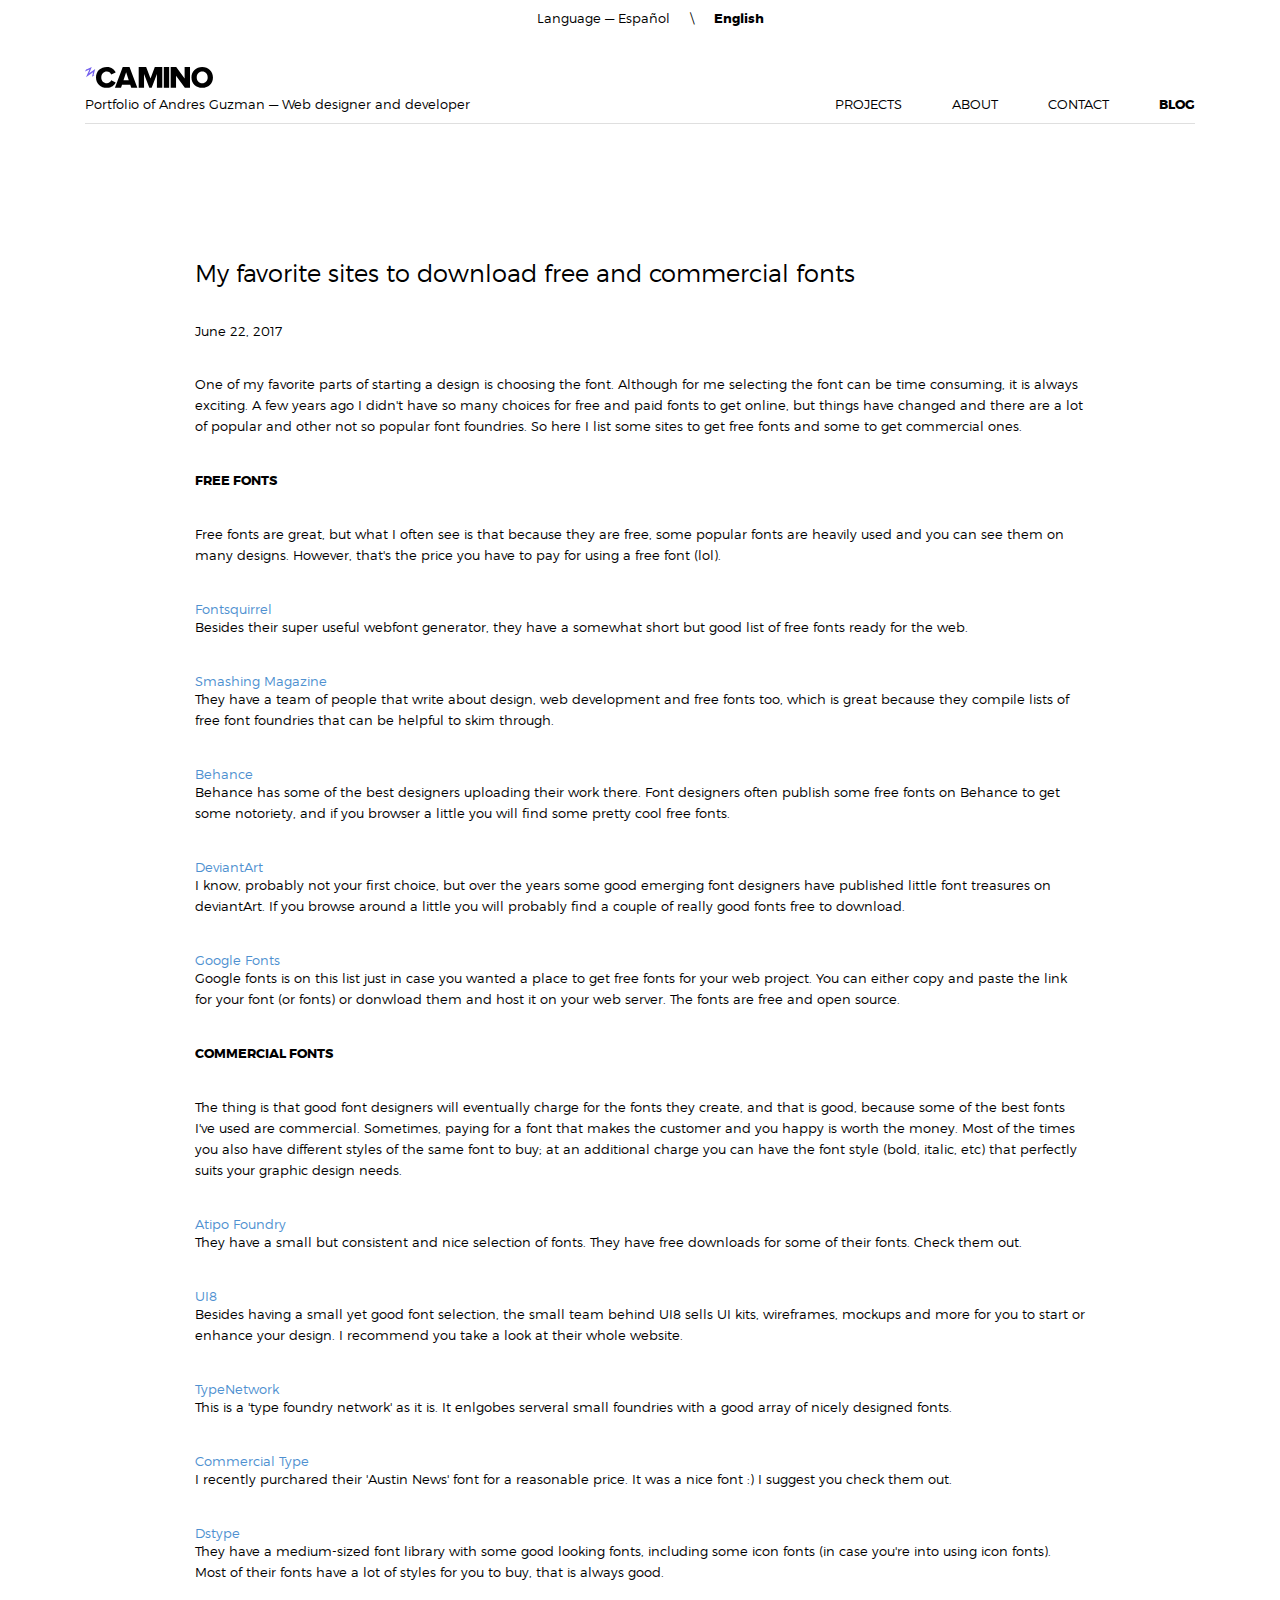
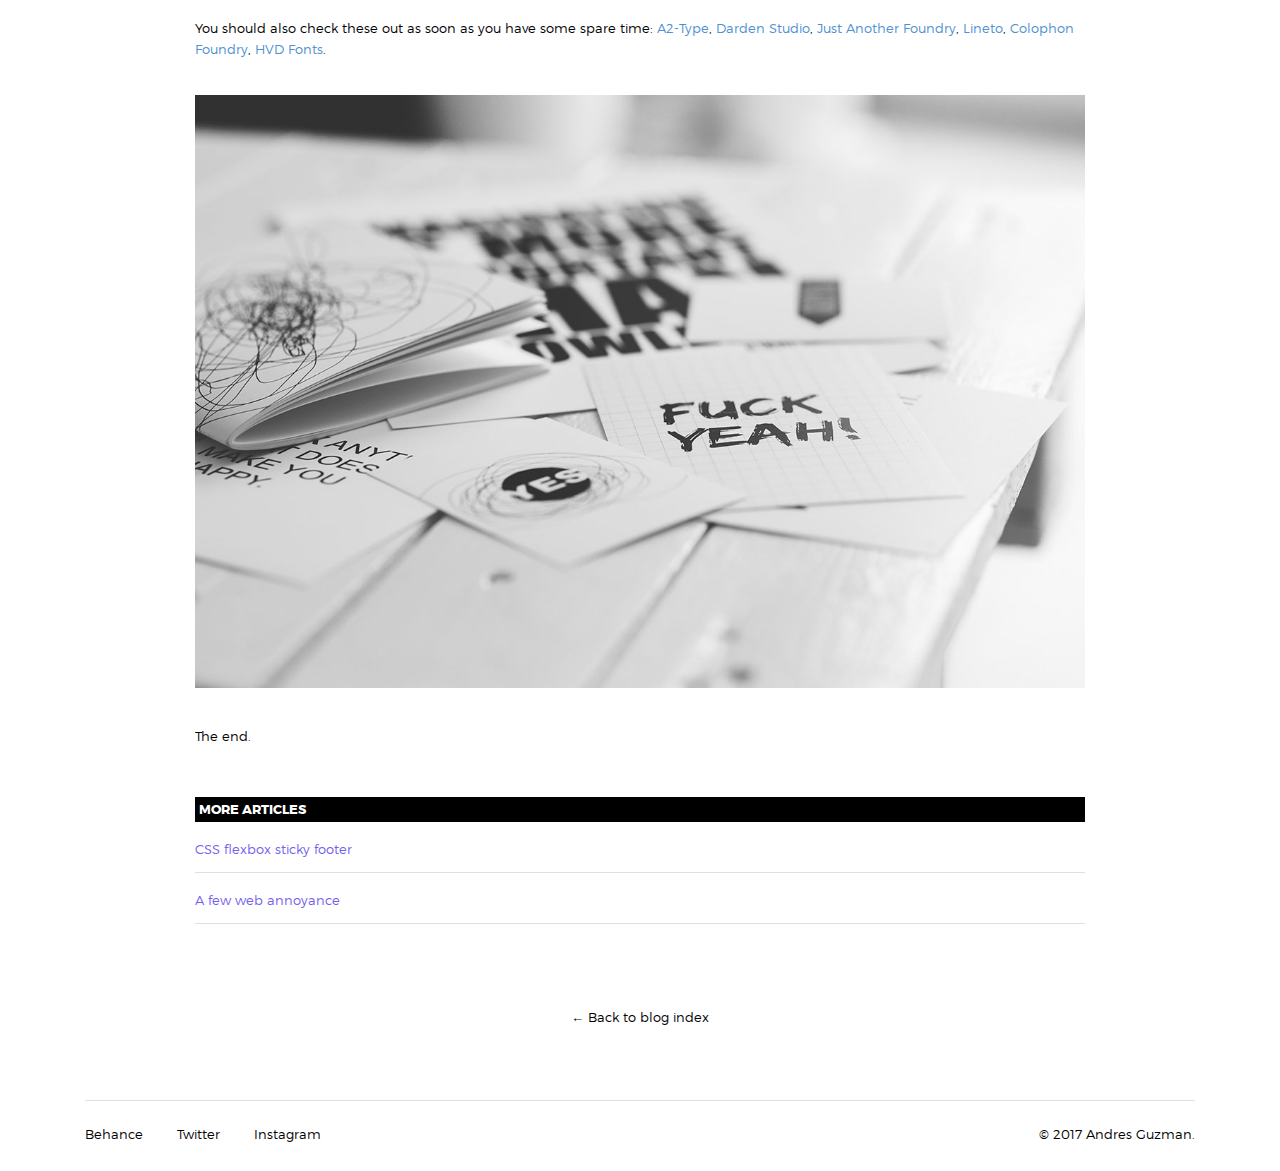
<file: en/blog/my-favorite-sites-to-download-free-and-commercial-fonts/index.html>
﻿<!doctype html>
<html lang="en-us">
    <head>
        <meta charset="utf-8">
        <meta http-equiv="x-ua-compatible" content="ie=edge">
        <title>Camino — My favorite sites to download free and commercial fonts.</title>
        <meta name="description" content="This is a long list of my favorite websites to download free fonts and buy commercial ones.">
        <meta name="viewport" content="width=device-width, initial-scale=1">
        <link rel="stylesheet" href="../../../css/a.css">
        <link rel="icon" type="image/png" href="../../../favicon.png">
        <link rel="apple-touch-icon" href="../../../apple-touch-icon.png">        
    </head>
    <body>
        <a id="start"></a>
        <div id="main" class="m-scene">
            <div id="nav-language">
                <span class="is-visible">Language — </span> <a href="../../../">Español</a> <span class="nav-language-sep">\</span> <span id="nav-language-active">English</span>
            </div>

            <header>                                
                <a href="../../" id="logo">
                    <svg version="1.1" xmlns="http://www.w3.org/2000/svg" xmlns:xlink="http://www.w3.org/1999/xlink" x="0px" y="0px" viewBox="0 0 762.3 123.8" style="enable-background:new 0 0 762.3 123.8;" xml:space="preserve">
                        <path class="logo-text" d="M65.6,62.1c0-37,28-61.9,64.8-61.9c28.9,0,44.5,16.3,52.2,31.9l-26.6,12.7c-3.9-9.5-14.2-17.4-25.7-17.4 C110.8,27.5,97,42.4,97,62.1c0,19.6,13.8,34.6,33.4,34.6c11.5,0,21.7-7.9,25.7-17.4l26.6,12.6c-7.7,15.3-23.3,32.1-52.2,32.1 C93.6,124.1,65.6,98.9,65.6,62.1z" />
                        <path class="logo-text" d="M275.6,123.8l-6.1-17.8h-48.8l-6.1,17.8h-36.2L224.9,0h40.3l46.6,123.8H275.6z M245.1,31.6l-15.8,46.6h31.4L245.1,31.6z" />
                        <path class="logo-text" d="M428.5,123.8V42l-31.2,81.9h-14.1L351.8,42v81.9h-31.9V0h44.4l26,68.3L416,0h44.4v123.8H428.5z" />
                        <path class="logo-text" d="M469.5,123.8V0h31.9v123.8H469.5z" />
                        <path class="logo-text" d="M594.8,123.8l-52.4-71.7v71.7h-31.9V0h32.9l50.1,68.1V0h32.1v123.8H594.8z" />
                        <path class="logo-text" d="M634.3,61.9c0-36.4,27.5-61.9,64.1-61.9c36.6,0,63.9,25.5,63.9,61.9s-27.3,61.9-63.9,61.9 C661.8,123.8,634.3,98.3,634.3,61.9z M730.9,61.9c0-19.6-12.7-34.6-32.5-34.6c-19.7,0-32.7,15.1-32.7,34.6 c0,19.4,12.9,34.6,32.7,34.6C718.2,96.5,730.9,81.3,730.9,61.9z" />
                        <polygon class="logo-polygon" points="7.8,12 7.7,15.6 40.5,0.2 24.8,37.9 60.7,12.3 51,49.6 56.4,49.3 41.7,57.7 48.1,30.7 6,61 26.2,15.3 0,27.1 " />
                    </svg>
                </a>

                <div id="logo-caption">
                    Portfolio of Andres Guzman — Web designer and developer
                </div>

                <nav>
                    <ul>
                        <li><a href="../../" title="Projects">Projects</a></li>
                        <li><a href="../../about/" title="About">About</a></li>
                        <li><a href="../../contact/" title="Contact">Contact</a></li>
                        <li><span class="nav-active">Blog</span></li>
                    </ul>                   
                </nav>
            </header>            

            <main id="blog" class="scene_element scene_element--fadein">

                <article class="blog-entry">
                    <h1>My favorite sites to download free and commercial fonts</h1>
                    <div class="blog-entry-date">June 22, 2017</div>                    
                    <p>One of my favorite parts of starting a design is choosing the font. Although for me selecting the font can be time consuming, it is always exciting. A few years ago I didn't have so many choices for free and paid fonts to get online, but things have changed and there are a lot of popular and other not so popular font foundries. So here I list some sites to get free fonts and some to get commercial ones.</p>
                    <h4>Free fonts</h4>
                    <p>Free fonts are great, but what I often see is that because they are free, some popular fonts are heavily used and you can see them on many designs. However, that's the price you have to pay for using a free font (lol).</p>
                    <a href="https://www.fontsquirrel.com/">Fontsquirrel</a>
                    <p>Besides their super useful webfont generator, they have a somewhat short but good list of free fonts ready for the web.</p>
                    <a href="https://www.smashingmagazine.com/tag/free-fonts/">Smashing Magazine</a>
                    <p>They have a team of people that write about design, web development and free fonts too, which is great because they compile lists of free font foundries that can be helpful to skim through.</p>
                    <a href="https://www.behance.net/search?field=97&content=projects&sort=appreciations&time=week">Behance</a>
                    <p>Behance has some of the best designers uploading their work there. Font designers often publish some free fonts on Behance to get some notoriety, and if you browser a little you will find some pretty cool free fonts.</p>
                    <a href="https://www.deviantart.com/resources/fonts/newest/">DeviantArt</a>
                    <p>I know, probably not your first choice, but over the years some good emerging font designers have published little font treasures on deviantArt. If you browse around a little you will probably find a couple of really good fonts free to download.</p>
                    <a href="https://fonts.google.com/">Google Fonts</a>
                    <p>Google fonts is on this list just in case you wanted a place to get free fonts for your web project. You can either copy and paste the link for your font (or fonts) or donwload them and host it on your web server. The fonts are free and open source.</p>
                    <h4>Commercial fonts</h4>
                    <p>The thing is that good font designers will eventually charge for the fonts they create, and that is good, because some of the best fonts I've used are commercial. Sometimes, paying for a font that makes the customer and you happy is worth the money. Most of the times you also have different styles of the same font to buy; at an additional charge you can have the font style (bold, italic, etc) that perfectly suits your graphic design needs.</p>                    
                    <a href="http://atipofoundry.com/">Atipo Foundry</a>
                    <p>They have a small but consistent and nice selection of fonts. They have free downloads for some of their fonts. Check them out.</p>
                    <a href="http://atipofoundry.com/">UI8</a>
                    <p>Besides having a small yet good font selection, the small team behind UI8 sells UI kits, wireframes, mockups and more for you to start or enhance your design. I recommend you take a look at their whole website.</p>
                    <a href="https://www.typenetwork.com/">TypeNetwork</a>
                    <p>This is a 'type foundry network' as it is. It enlgobes serveral small foundries with a good array of nicely designed fonts.</p>
                    <a href="https://commercialtype.com/">Commercial Type</a>
                    <p>I recently purchared their 'Austin News' font for a reasonable price. It was a nice font :) I suggest you check them out.</p>
                    <a href="https://www.dstype.com/">Dstype</a>
                    <p>They have a medium-sized font library with some good looking fonts, including some icon fonts (in case you're into using icon fonts). Most of their fonts have a lot of styles for you to buy, that is always good.</p>
                    <p>You should also check these out as soon as you have some spare time: <a href="https://www.a2-type.co.uk/">A2-Type</a>, <a href="http://dardenstudio.com/">Darden Studio</a>, <a href="https://justanotherfoundry.com/">Just Another Foundry</a>, <a href="https://lineto.com/">Lineto</a>, <a href="https://www.colophon-foundry.org/">Colophon Foundry</a>, <a href="http://www.hvdfonts.com/">HVD Fonts</a>.</p>
                    <img alt="Typography poster" src="typography-poster-posters-quote.jpg" />
                    <p>The end.</p>
                </article>

                <div id="blog-entry-footer">
                    <ul>
                        <li><h4>More articles</h4></li>
                        <li><a href="../css-flexbox-sticky-footer/">CSS flexbox sticky footer</a></li>
                        <li><a href="../a-few-web-annoyances/">A few web annoyance</a></li>
                    </ul>

                    <a class="article-go-back" href="../">← Back to blog index</a>
                </div>

                <footer>
                    <div id="nav-social">
                        <a href="https://www.behance.net/andresguzman">Behance</a> <a href="https://twitter.com/__oily">Twitter</a> <a href="https://www.instagram.com/okcancel/">Instagram</a>
                    </div>

                    <div id="copyright">© 2017 Andres Guzman.</div>
                </footer>
            </main>
        </div>
 
        <script src="https://code.jquery.com/jquery-3.2.1.min.js" integrity="sha384-xBuQ/xzmlsLoJpyjoggmTEz8OWUFM0/RC5BsqQBDX2v5cMvDHcMakNTNrHIW2I5f" crossorigin="anonymous"></script>
        <script>window.jQuery || document.write('<script src="../../../js/vendor/jquery-3.2.1.min.js"><\/script>')</script>
        <script src="../../../js/main.js"></script>
        <script>
            window.ga=function(){ga.q.push(arguments)};ga.q=[];ga.l=+new Date;
            ga('create','UA-106378338-1','auto');ga('send','pageview')
        </script>
        <script src="https://www.google-analytics.com/analytics.js" async defer></script>
    </body>
</html>
</file>
<file: css/a.css>
/*
    Author: Andres Guzman (andres@camino.bo)
    Date: September, 2017
*/
body,html{height:100%}#nav-language,h1,h3,h4,p,p a:hover{color:#000}#copyright,nav{position:absolute;right:0}#nav-language a:hover,nav ul li a:hover{color:#7460ee}header,main{max-width:1110px}#gallery-filter-nav::after,#gallery:after,nav:after{content:"";clear:both}#gallery-filter-nav li,.item,nav ul li{float:left}#project-view-header h2,#submit,.nav-active,h3,h4,nav ul li a{text-transform:uppercase}@font-face{font-family:'Montserrat Light';src:url(fonts/montserratlight/montserrat-light-webfont.woff2) format('woff2'),url(fonts/montserratlight/montserrat-light-webfont.woff) format('woff');font-weight:400;font-style:normal}@font-face{font-family:'Montserrat Bold';src:url(fonts/montserratbold/montserrat-bold-webfont.woff2) format('woff2'),url(fonts/montserratbold/montserrat-bold-webfont.woff) format('woff');font-weight:400;font-style:normal}@font-face{font-family:'8 bit 16';src:url(fonts/8bit16/8bit16-webfont.woff2) format('woff2'),url(fonts/8bit16/8bit16-webfont.woff) format('woff');font-weight:400;font-style:normal}a,abbr,acronym,address,applet,article,aside,audio,b,big,blockquote,body,canvas,caption,center,cite,code,dd,del,details,dfn,div,dl,dt,em,embed,fieldset,figcaption,figure,footer,form,h1,h2,h3,h4,h5,h6,header,hgroup,html,i,iframe,img,ins,kbd,label,legend,li,mark,menu,nav,object,ol,output,p,pre,q,ruby,s,samp,section,small,span,strike,strong,sub,summary,sup,table,tbody,td,tfoot,th,thead,time,tr,tt,u,ul,var,video{margin:0;padding:0;border:0;font:inherit;vertical-align:baseline}article,aside,details,figcaption,figure,footer,header,hgroup,menu,nav,section{display:block}ol,ul{list-style:none}blockquote,q{quotes:none}blockquote:after,blockquote:before,q:after,q:before{content:'';content:none}table{border-collapse:collapse;border-spacing:0}a{outline:0}:root{font-size:16px}::selection{background:#000;color:#fff}::-moz-selection{background:#000;color:#fff}body{line-height:1;background-color:#fff}#nav-language{position:fixed;top:156px;left:-48px;transform:rotate(-90deg);z-index:9;font:.8125rem "Montserrat Light",sans-serif;width:230px;text-align:right}.project-view-close,.project-window .project-name{z-index:999;box-sizing:border-box;text-decoration:none}#nav-language a{color:#000;text-decoration:none;transition:color .35s ease 0s}#nav-language-active{font-family:"Montserrat Bold"}.nav-language-sep{margin:0 15px}h1{font:1.5rem "Montserrat Light",sans-serif}h3{font:.9375rem "Montserrat Bold",sans-serif}h4{font:.8125rem "Montserrat Bold",sans-serif}p{font:.8125rem/1.3125rem "Montserrat Light",sans-serif}p a{color:#4e90d0;text-decoration:none;transition:color .35s ease}.inline-code{font-family:"Montserrat Bold",sans-serif}#logo-caption,nav ul li a{font:.8125rem "Montserrat Light",sans-serif;color:#000}header{position:relative;padding-top:50px;margin:0 auto 135px;box-sizing:border-box;border-bottom:1px solid #dfdfdf;padding-bottom:11px;transition:all .35s ease 0s}#logo{width:128px;display:inline-block;margin-bottom:5px}.logo-polygon{fill:#7460ee}.logo-text{fill:#000;transition:fill .35s ease 0s}#logo:hover .logo-text{fill:#7460ee}nav{top:79px}nav:after{display:table}nav ul li{display:block;text-align:center;margin-right:50px}nav ul li a{text-decoration:none;transition:color .35s ease 0s;display:block;box-sizing:border-box;text-align:center}nav ul li a::after{display:block;content:attr(title);height:1px;color:transparent;overflow:hidden;visibility:hidden}nav ul li:last-of-type{margin-right:0}.nav-active{color:#000;font:.8125rem "Montserrat Bold",sans-serif;display:block}main{margin:0 auto;box-sizing:border-box;animation-name:marginAdd;animation-iteration-count:1;animation-timing-function:cubic-bezier(.25,.46,.45,.94);animation-duration:360ms}#gallery-filter-nav{max-width:480px;margin:0 auto 25px;color:#000;font:.8125rem "Montserrat Light",sans-serif;text-align:center}#gallery-filter-nav::after{display:table}#gallery-filter-nav li a{color:#000;text-decoration:none;transition:color .35s ease}#gallery-filter-nav a:hover{color:#7460ee}.gallery-filter-active{font-family:"Montserrat Bold",sans-serif}.gallery-filter-caption{margin-right:15px;display:inline-block}.gallery-filter-sep{font-size:.75rem;margin:0 15px}#gallery{box-sizing:border-box;margin-bottom:75px}#gallery:after{display:table}.item{max-width:32.9%;margin-right:.4%;margin-bottom:.4%}.project-window{position:relative;width:100%;overflow:hidden;display:block}.project-window img{width:100%;vertical-align:top;overflow:hidden;transform:scale(1);transition:transform .37s ease;color:#15161f;font:.5rem "Montserrat Light",sans-serif}.project-window .project-name{position:absolute;width:100%;height:100%;top:0;right:0;bottom:0;left:0;opacity:0;background-color:rgba(34,27,104,.9);display:flex;flex-direction:column;justify-content:center;transition:opacity .37s ease;font:1.5rem "Montserrat Light",sans-serif;color:#fff;text-align:center;padding:25px}.project-name .project-category{color:rgba(255,255,255,.45);font:.6875rem "Montserrat Light",sans-serif;text-transform:uppercase;padding-top:10px;letter-spacing:2px}#copyright,#go-up,#nav-social a{color:#000;font:.8125rem "Montserrat Light",sans-serif}.project-window:hover .project-name{opacity:1}.project-window:hover img{transform:scale(1.25)}#go-up{text-align:center;display:block;width:100px;text-decoration:none;margin:0 auto 75px;transition:color .35s ease 0s}#go-up svg{max-width:30px;display:block;margin:0 auto 5px}.icon-goup{fill:#fff}#go-up:hover,#nav-social a:hover{color:#7460ee}footer{max-width:1110px;margin:0 auto;border-top:1px solid #dfdfdf;padding:25px 0 29px;position:relative;width:100%}#nav-social a{text-decoration:none;margin-right:30px;transition:color .35s ease}#copyright{top:25px}main#about h1,main#about p{max-width:630px;text-align:center;margin:0 auto 35px}main#about img{display:block;margin:0 auto 75px}#project-view-modal{position:relative;overflow:initial;transition:all .35s ease 0s}.project-view-close{position:absolute!important;top:-47px;right:-47px;width:55px;height:55px;padding:15px;margin:0!important}#project-view-date,#project-view-header,#project-view-text{padding-bottom:24px;margin-bottom:24px;border-bottom:1px solid rgba(255,255,255,.15)}.project-view-close:hover .icon_close{stroke:#000}.icon_close{stroke:#fff;stroke-width:5;stroke-miterlimit:10;transition:all .35s ease 0s;stroke-linecap:square}.project-view-close:hover{color:#3b3d4a}#project-view-frame{position:relative;max-width:1314px;display:flex;flex-direction:row;box-shadow:0 0 5px 7px rgba(0,0,0,.15);margin:0 auto}#project-view-image{background-color:#fff;padding:40px;box-sizing:border-box;width:65%;text-align:center;border-top-left-radius:5px;border-bottom-left-radius:5px}#project-view-image img{max-width:100%}#project-view-description{position:relative;padding:40px;background-color:#7460ee;width:35%;box-sizing:border-box;border-top-right-radius:5px;border-bottom-right-radius:5px}#project-view-header h1{color:#fff}#project-view-header h2{color:#fff;font:.6875rem "Montserrat Light",sans-serif}#project-view-counter,#project-view-date,#project-view-download a,#project-view-text{color:#fff;font:.8125rem "Montserrat Light",sans-serif}#project-view-download{position:absolute;bottom:40px;left:40px;padding-top:24px;border-top:1px solid rgba(255,255,255,.15)}#project-view-download a{text-decoration:none}.fancybox-enabled{overflow:hidden}.fancybox-enabled body{overflow:visible;height:100%}.fancybox-slide,.fancybox-slide>*{overflow:auto;box-sizing:border-box}.fancybox-is-hidden{position:absolute;top:-9999px;left:-9999px;visibility:hidden}.fancybox-container{position:fixed;top:0;left:0;width:100%;height:100%;z-index:99993;-webkit-tap-highlight-color:transparent;-webkit-backface-visibility:hidden;backface-visibility:hidden;-webkit-transform:translateZ(0);transform:translateZ(0)}.fancybox-container~.fancybox-container{z-index:99992}.fancybox-slide>*{display:inline-block;position:relative;margin:44px 0;border-width:0;vertical-align:middle;text-align:left}.fancybox-bg,.fancybox-inner,.fancybox-outer,.fancybox-stage{position:absolute;top:0;right:0;bottom:0;left:0}.fancybox-bg{background:#15161f;opacity:0;transition-duration:inherit;transition-property:opacity;transition-timing-function:cubic-bezier(.47,0,.74,.71)}.fancybox-is-open .fancybox-bg{opacity:.97;transition-timing-function:cubic-bezier(.22,.61,.36,1)}.fancybox-stage{overflow:hidden;direction:ltr;z-index:99994;-webkit-transform:translate3d(0,0,0);-moz-transform:translate3d(0,0,0);transform:translate3d(0,0,0)}.fancybox-slide{position:absolute;top:0;left:0;width:100%;height:100%;margin:0;padding:0;outline:0;white-space:normal;text-align:center;z-index:99994;-webkit-overflow-scrolling:touch;display:none;-webkit-backface-visibility:hidden;backface-visibility:hidden;transition-property:opacity,-webkit-transform;transition-property:transform,opacity;transition-property:transform,opacity,-webkit-transform;-webkit-transform-style:preserve-3d;transform-style:preserve-3d}.fancybox-slide::before{content:'';display:inline-block;vertical-align:middle;height:100%;width:0}.fancybox-is-sliding .fancybox-slide,.fancybox-slide--current,.fancybox-slide--next,.fancybox-slide--previous{display:block}.fancybox-error{margin:0;padding:40px;width:100%;max-width:380px;background:#fff;cursor:default}.fancybox-error p{margin:0;padding:0;color:#444;font:16px/20px "Helvetica Neue",Helvetica,Arial,sans-serif}.fancybox-close-small{display:none}.fancybox-fx-fade.fancybox-slide--next,.fancybox-fx-fade.fancybox-slide--previous{opacity:0;transition-timing-function:cubic-bezier(.19,1,.22,1)}.fancybox-fx-fade.fancybox-slide--current{opacity:1}#contact-flex{display:flex;flex-direction:column;min-height:73vh}main#contact{max-width:630px;flex:1}main#contact h1{margin-bottom:45px;text-align:center}.contact-card{width:215px;margin:0 auto 45px}.contact-card a{background-color:#000;color:#fff;width:100%;height:32px;display:block;text-align:center;font:.8125rem "Montserrat Light",sans-serif;text-decoration:none;border-radius:16px;line-height:32px;transition:background-color .35s ease}#submit:hover,.contact-card a:hover{background-color:#7460ee}#email,#human,#message,#name{width:100%;padding:8px 0;-moz-border-bottom-colors:none;-moz-border-left-colors:none;-moz-border-right-colors:none;-moz-border-top-colors:none;background-color:transparent;border-color:#565658;-moz-border-image:none;-webkit-border-image:none;-o-border-image:none;border-image:none;border-style:none none solid;border-width:medium medium 1px;box-shadow:none}#form-card{margin-bottom:75px}#form-card>p{text-align:center;margin-bottom:45px}form{max-width:100%}form>table{width:100%}#email,#message,#name{font:13px "Montserrat Light",sans-serif;color:#000;-moz-box-sizing:border-box;-webkit-box-sizing:border-box;box-sizing:border-box;-moz-transition:all .25s ease;-webkit-transition:all .25s ease;-o-transition:all .25s ease;transition:all .25s ease}#human,.control-label{font:.8125rem "Montserrat Light",sans-serif;color:#565658}#message{resize:none;height:34px;margin-bottom:0;transition:height .55s ease}#message:focus{height:80px}#human{-moz-box-sizing:border-box;-webkit-box-sizing:border-box;box-sizing:border-box;-moz-transition:all .25s ease;-webkit-transition:all .25s ease;-o-transition:all .25s ease;transition:all .25s ease}#blog-entry-footer ul li a,.blog-entry-link{border-bottom:1px solid #dfdfdf}#email:focus,#human:focus,#message:focus,#name:focus{border-bottom:1px solid #2beda0;box-shadow:0 1px 0 0 #2beda0;outline-width:0}#submit{width:160px;height:34px;background-color:#a2a6ad;color:#fbfbfb;border:none;font:11px "Montserrat Light",sans-serif;float:right;-moz-transition:background-color .35s ease;-webkit-transition:background-color .35s ease;-o-transition:background-color .35s ease;transition:background-color .35s ease;cursor:pointer;border-radius:3px}.submission-error,.submission-success{padding:5px 0;margin:0 auto 45px;width:100%;text-align:center}.submission-error,.submission-success,.text-danger{font:.8125rem "Montserrat Light",sans-serif}#blog-entry-footer ul li a,.article-go-back,.blog-entry>a,article a>.blog-entry-content .blog-entry-date,article a>.blog-entry-content .blog-entry-preview,article a>.blog-entry-content h3{transition:color .35s ease}#submit:hover{color:#fff}.submission-success{color:#30d996}.submission-error{color:#fff;background-color:#f20a43}.text-danger,article a:hover .blog-entry-date,article a:hover .blog-entry-preview,article a:hover h3{color:#7460ee}.text-danger{padding-top:4px;margin-bottom:36px}.is-hidden{display:none}.tdHuman{width:60px;display:inline-block}.blog-entry-image img,.blog-entry>img,.tdControl{width:100%}article{max-width:890px;margin:0 auto 50px}main#blog article:last-of-type{margin-bottom:50px}article>a{display:flex;flex-direction:row;text-decoration:none}.blog-entry-content{padding:30px 30px 30px 0;box-sizing:border-box}.blog-entry-image{max-width:400px}.blog-entry-image img{vertical-align:top}article h3{font:1.5rem "8 bit 16",sans-serif;margin-bottom:10px}#blog-entry-footer ul li a,.article-go-back,.blog-entry-date,.blog-entry>a,.error-a{font:.8125rem "Montserrat Light",sans-serif}.blog-entry .blog-entry-date,.blog-entry h1,.blog-entry h4,.blog-entry p,.blog-entry-date{margin-bottom:35px}.blog-entry-date{color:rgba(0,0,0,1)}.blog-entry p:last-of-type{margin-bottom:0}#error-header,.blog-entry>img{margin-bottom:35px}.blog-entry>a{color:#4e90d0}.blog-entry>a:hover{color:#000}#blog-entry-footer{padding:0;background-color:#fff;max-width:890px;margin:0 auto 75px}#blog-entry-footer h4{color:#fff;background-color:#000;margin-bottom:15px;padding:4px}#blog-entry-footer ul{margin-bottom:70px}#blog-entry-footer ul li a{color:#7460ee;width:100%;padding:4px 0 15px;display:inline-block;text-decoration:none;margin-bottom:15px}#blog-entry-footer ul li a:hover{color:#000}.article-go-back{color:#000;text-decoration:none;text-align:center;display:block}.article-go-back:hover{color:#4e90d0}pre{margin-bottom:35px!important;background-color:#eef1f5;padding:30px}.error-body{display:flex;align-items:center;justify-content:center;border:20px solid #26282a;box-sizing:border-box}#error-page{max-width:462px;text-align:center}#error-header #logo{width:164px}.error-a{color:#7460ee}@-moz-keyframes fadeIn{0%{opacity:0;padding-top:0}100%{opacity:1;padding-top:15px}}@-webkit-keyframes fadeIn{0%{opacity:0;padding-top:0}100%{opacity:1;padding-top:15px}}@keyframes fadeIn{0%{opacity:0;padding-top:0}100%{opacity:1;padding-top:15px}}.m-scene .scene_element{-webkit-animation-duration:.4s;-moz-animation-duration:.4s;-o-animation-duration:.4s;animation-duration:.4s;-webkit-transition-timing-function:ease-in-out;-moz-transition-timing-function:ease-in-out;-o-transition-timing-function:ease-in-out;transition-timing-function:ease-in-out;-webkit-animation-fill-mode:both;-moz-animation-fill-mode:both;-o-animation-fill-mode:both;animation-fill-mode:both}.m-scene .scene_element--fadein{-webkit-animation-name:fadeIn;-moz-animation-name:fadeIn;-o-animation-name:fadeIn;animation-name:fadeIn}.m-scene .scene_element--delayed{-webkit-animation-delay:375ms;-moz-animation-delay:375ms;-o-animation-delay:375ms;animation-delay:375ms}.m-scene.is-exiting .scene_element{-webkit-animation-direction:alternate-reverse;-moz-animation-direction:alternate-reverse;-o-animation-direction:alternate-reverse;animation-direction:alternate-reverse}.m-scene.is-exiting .scene_element--delayed{-webkit-animation-delay:375ms;-moz-animation-delay:375ms;-o-animation-delay:375ms;animation-delay:375ms}.m-scene.is-exiting .scene_element--noexiting{-webkit-animation-direction:alternate-reverse;-moz-animation-direction:alternate-reverse;-o-animation-direction:alternate-reverse;animation-direction:alternate-reverse}code[class*=language-],pre[class*=language-]{color:#000;background:0 0;text-shadow:0 1px #fff;font-family:Consolas,Monaco,'Andale Mono','Ubuntu Mono',monospace;text-align:left;white-space:pre;word-spacing:normal;word-break:normal;word-wrap:normal;line-height:1.5;-moz-tab-size:4;-o-tab-size:4;tab-size:4;-webkit-hyphens:none;-moz-hyphens:none;-ms-hyphens:none;hyphens:none}code[class*=language-] ::-moz-selection,code[class*=language-]::-moz-selection,pre[class*=language-] ::-moz-selection,pre[class*=language-]::-moz-selection{text-shadow:none;background:#b3d4fc}code[class*=language-] ::selection,code[class*=language-]::selection,pre[class*=language-] ::selection,pre[class*=language-]::selection{text-shadow:none;background:#b3d4fc}@media print{code[class*=language-],pre[class*=language-]{text-shadow:none}}pre[class*=language-]{padding:1em;margin:.5em 0;overflow:auto}:not(pre)>code[class*=language-],pre[class*=language-]{background:#f5f2f0}:not(pre)>code[class*=language-]{padding:.1em;border-radius:.3em;white-space:normal}.token.cdata,.token.comment,.token.doctype,.token.prolog{color:#708090}.token.punctuation{color:#999}.namespace{opacity:.7}.token.bold,.token.important{font-weight:700}.token.italic{font-style:italic}.token.entity{cursor:help}@media screen and (max-width:1540px){.fancybox-slide{padding:0 40px;overflow-x:hidden}#project-view-modal{width:100%}#project-view-frame{flex-direction:column}#project-view-image{width:100%;padding:20px;border-bottom-left-radius:0;border-top-right-radius:5px}#project-view-description{width:100%;border-top-right-radius:0;border-bottom-left-radius:5px}#project-view-counter{margin-bottom:24px}#project-view-download{position:relative;left:auto;bottom:auto}}@media screen and (max-width:1340px){#nav-language{transform:initial;top:10px;left:10px;position:relative;text-align:center;width:auto}#main{padding:0 20px}}@media screen and (max-width:900px){header{margin-bottom:67px}#logo{display:block;margin-left:auto;margin-right:auto;margin-bottom:40px}#logo-caption{display:none}nav{position:initial;max-width:320px;margin:0 auto}nav ul li:last-of-type{margin-right:0}nav ul li{margin-right:20px}}@media screen and (max-width:640px){#project-view-description,.fancybox-slide{padding:20px}h1{font:.95rem "Montserrat Bold",sans-serif}.item{max-width:49.6%;margin-bottom:3%}#nav-social{text-align:center}#copyright{display:none}.project-view-close{top:-59px;left:50%}}@media screen and (max-width:500px){.gallery-filter-caption,.is-hidden{display:none}.item{max-width:100%}.project-window{width:99%}#gallery-filter-nav{max-width:314px;margin-left:auto;margin-right:auto}}
</file>
